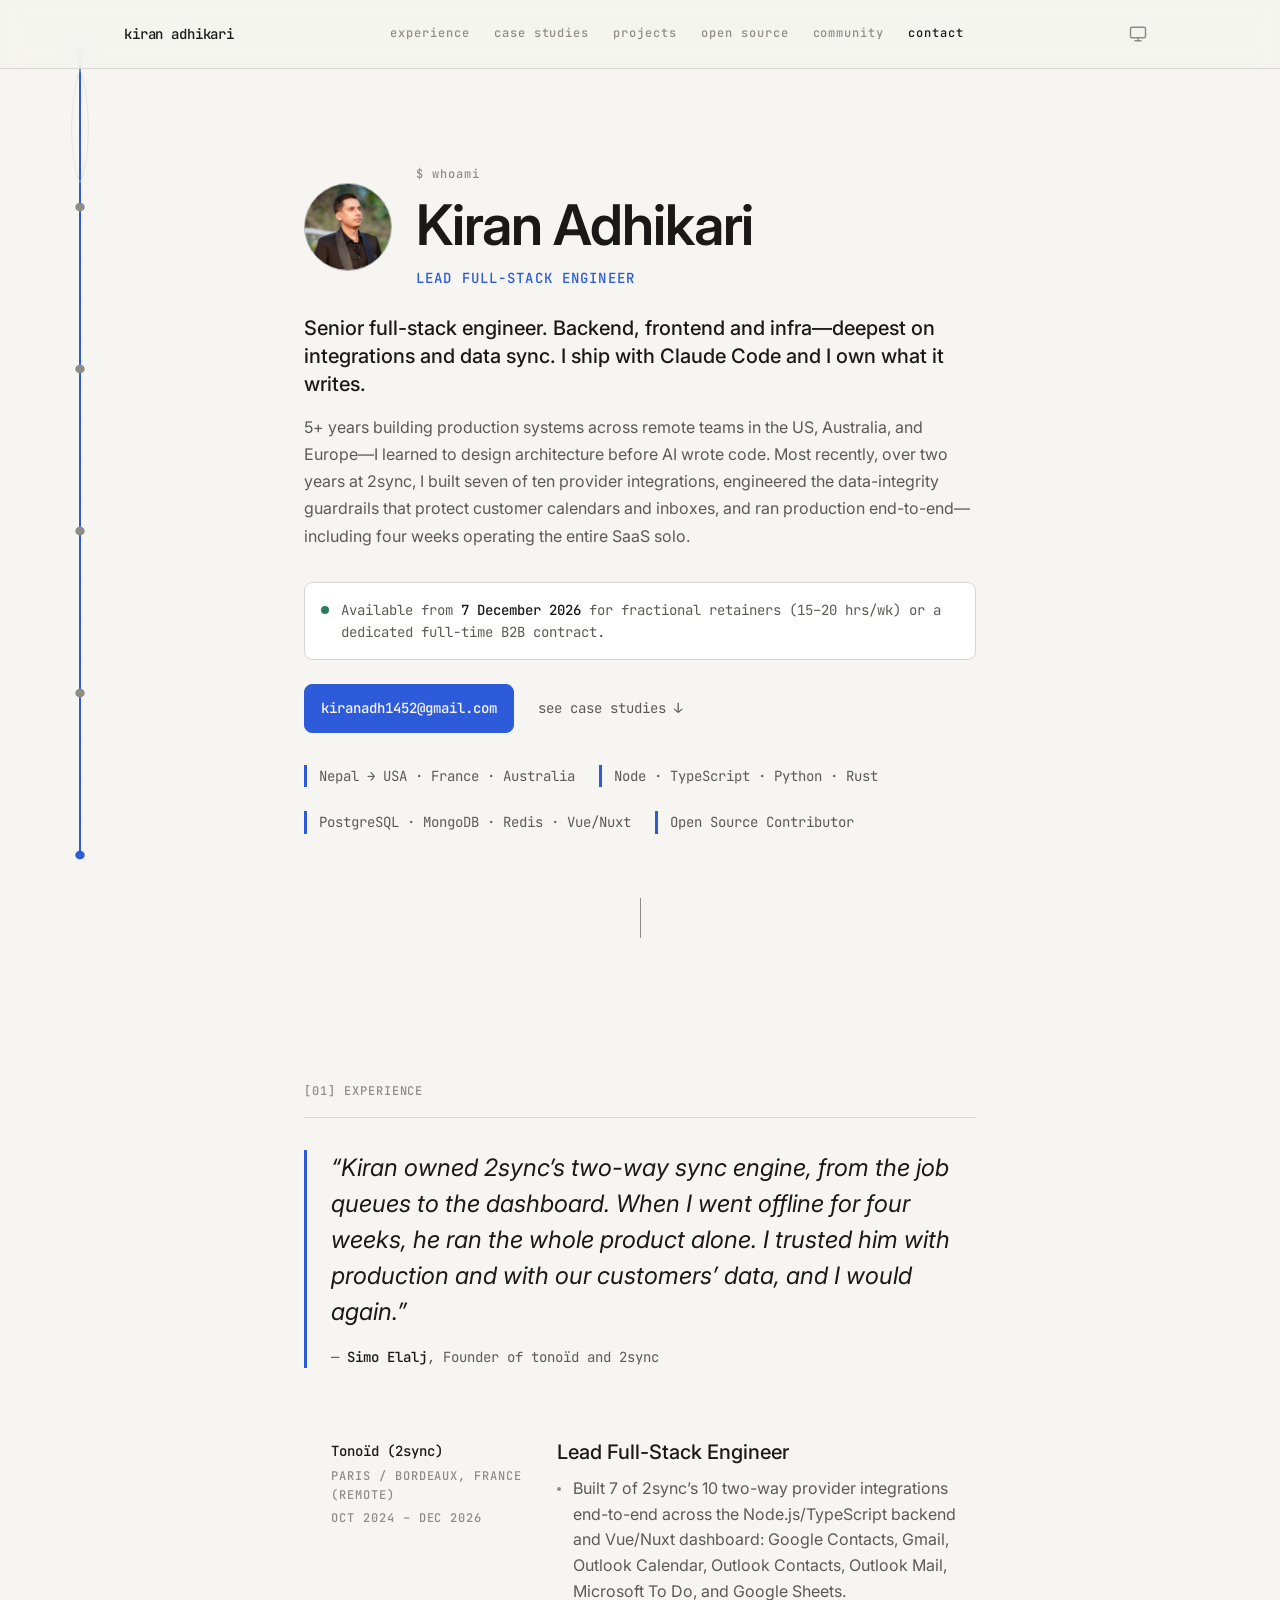
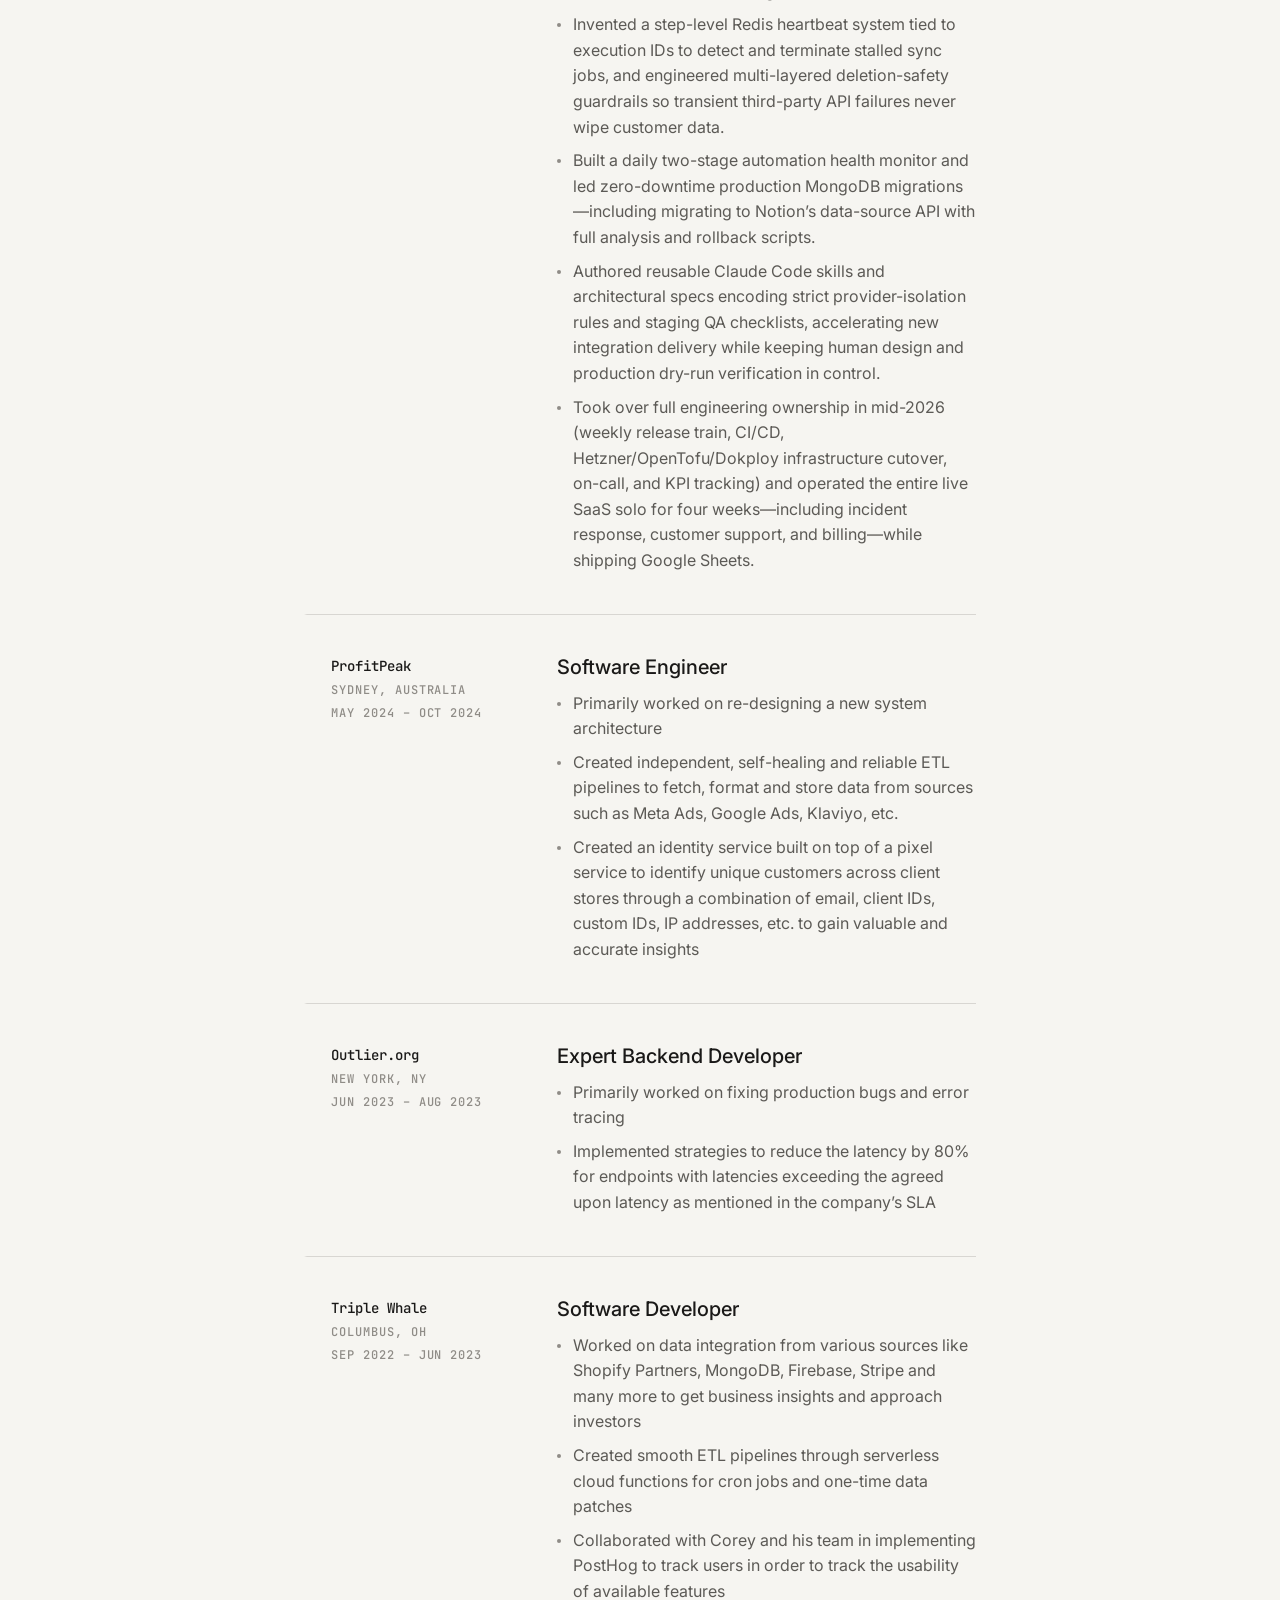
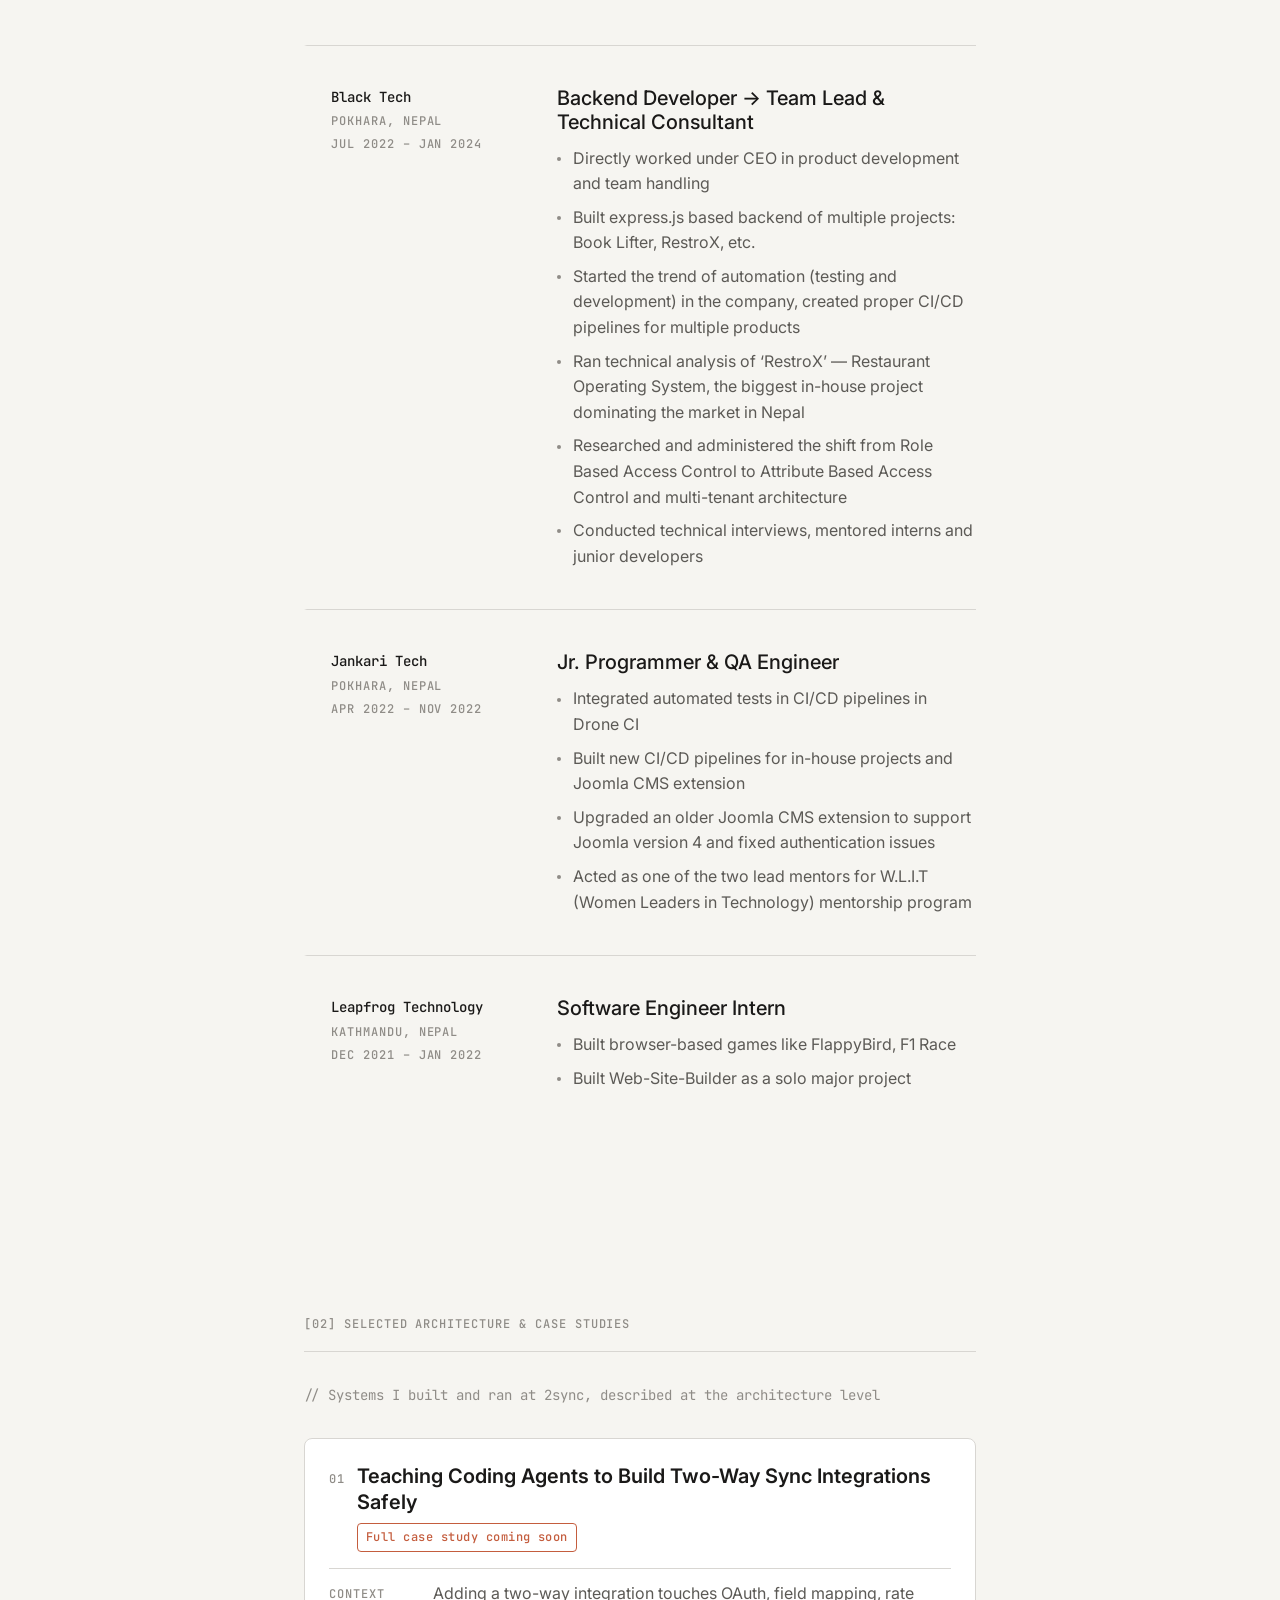
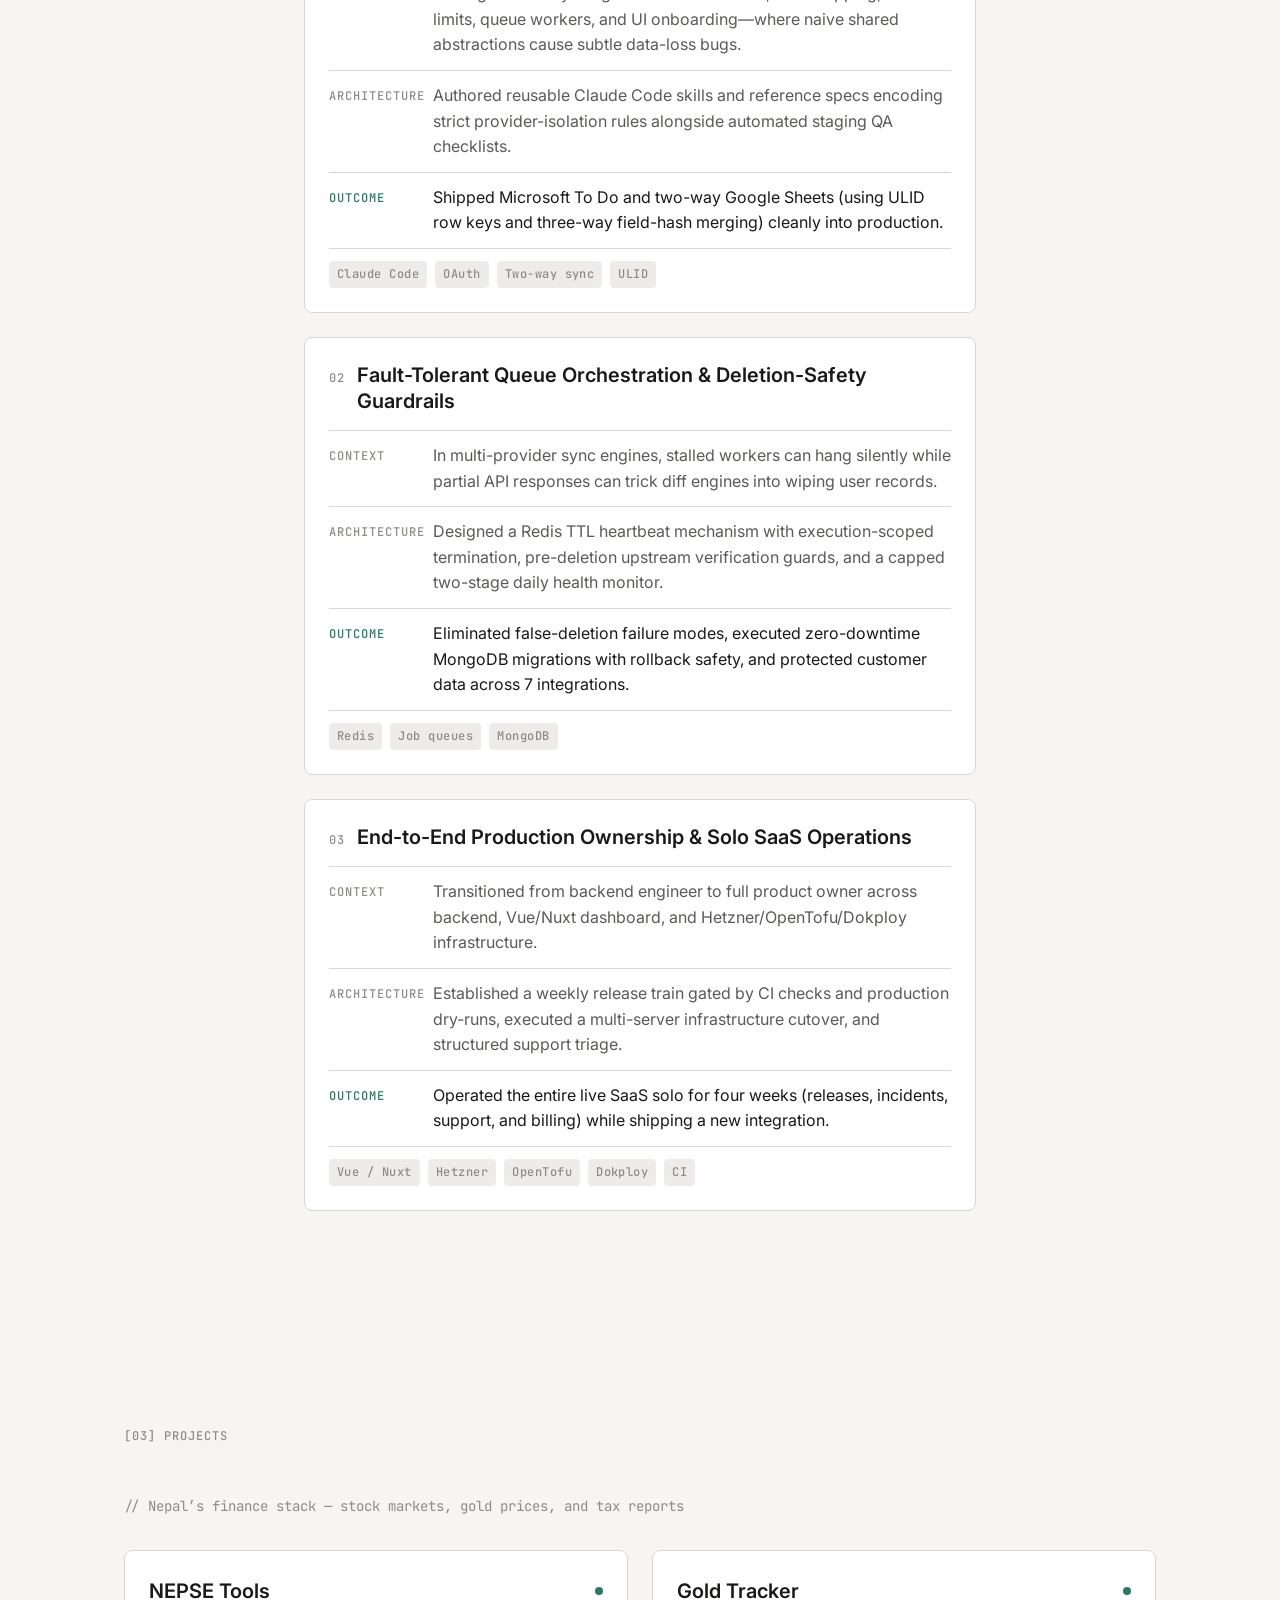
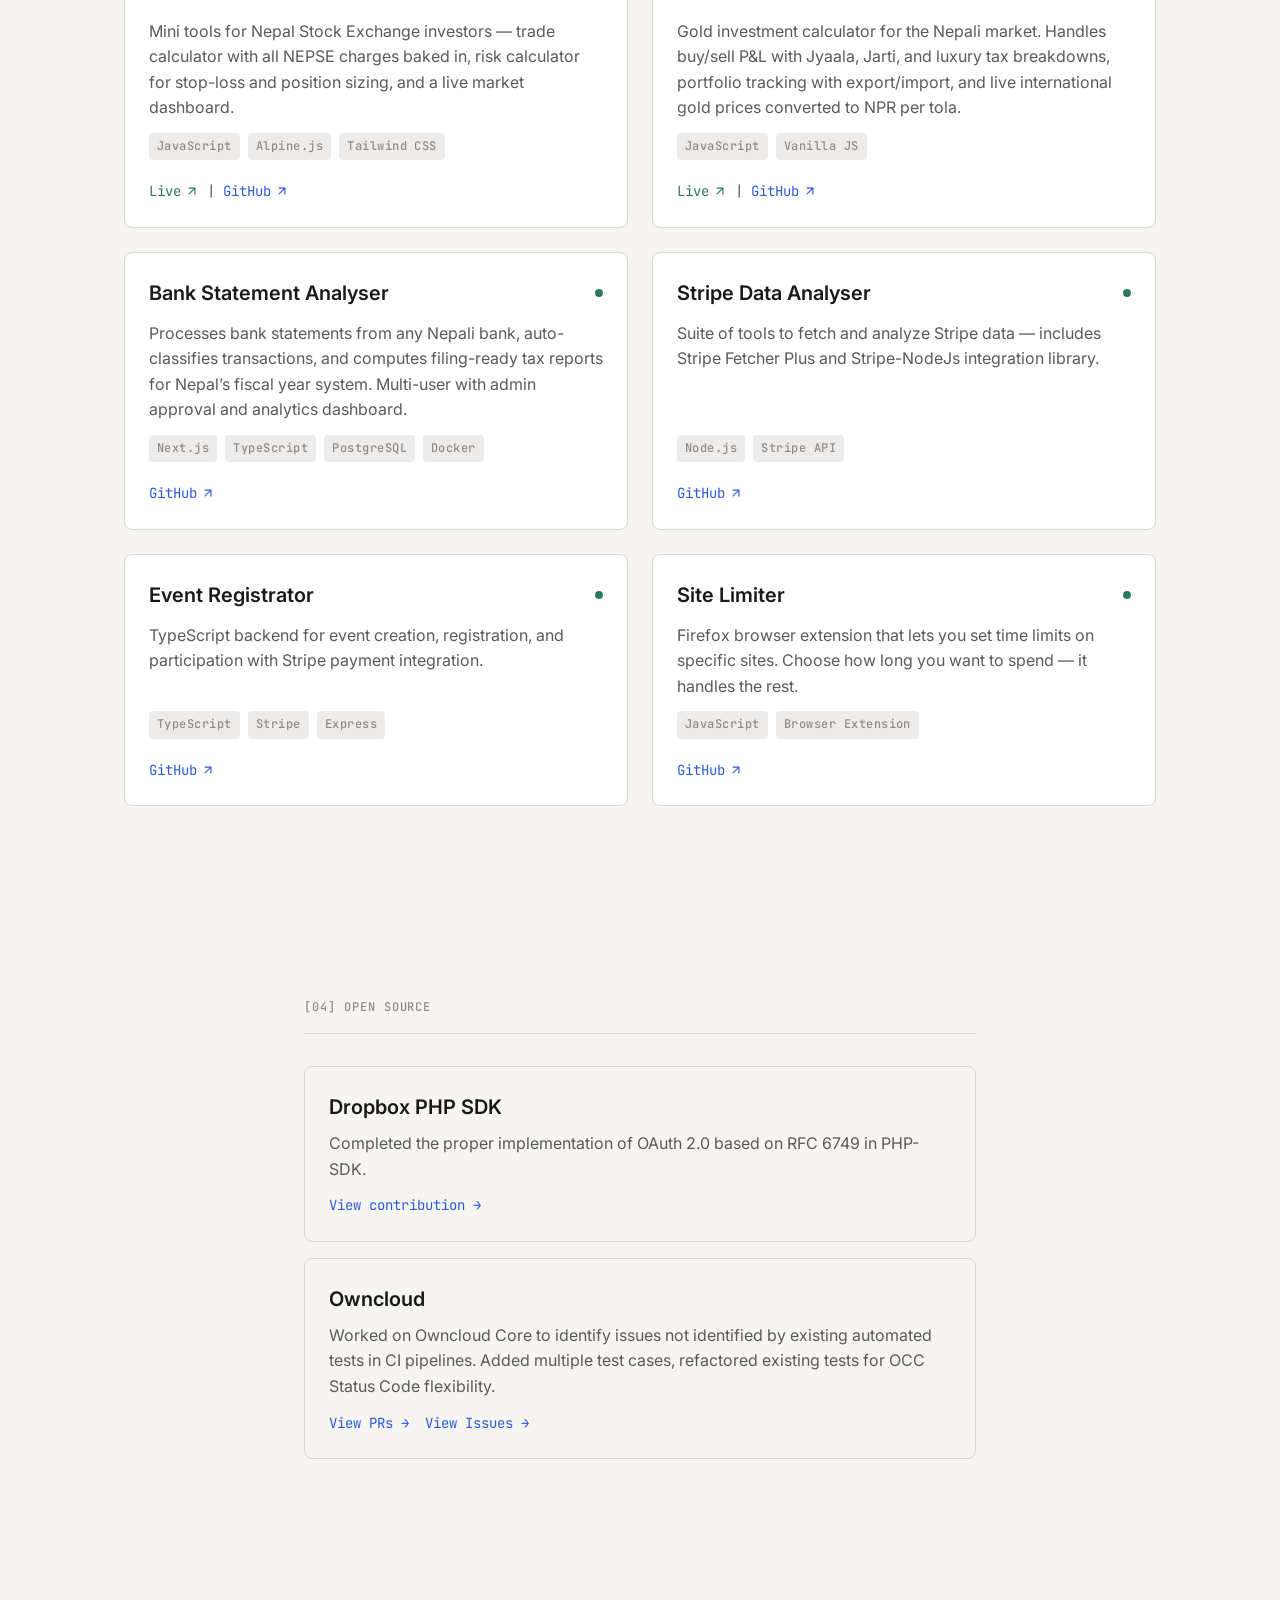
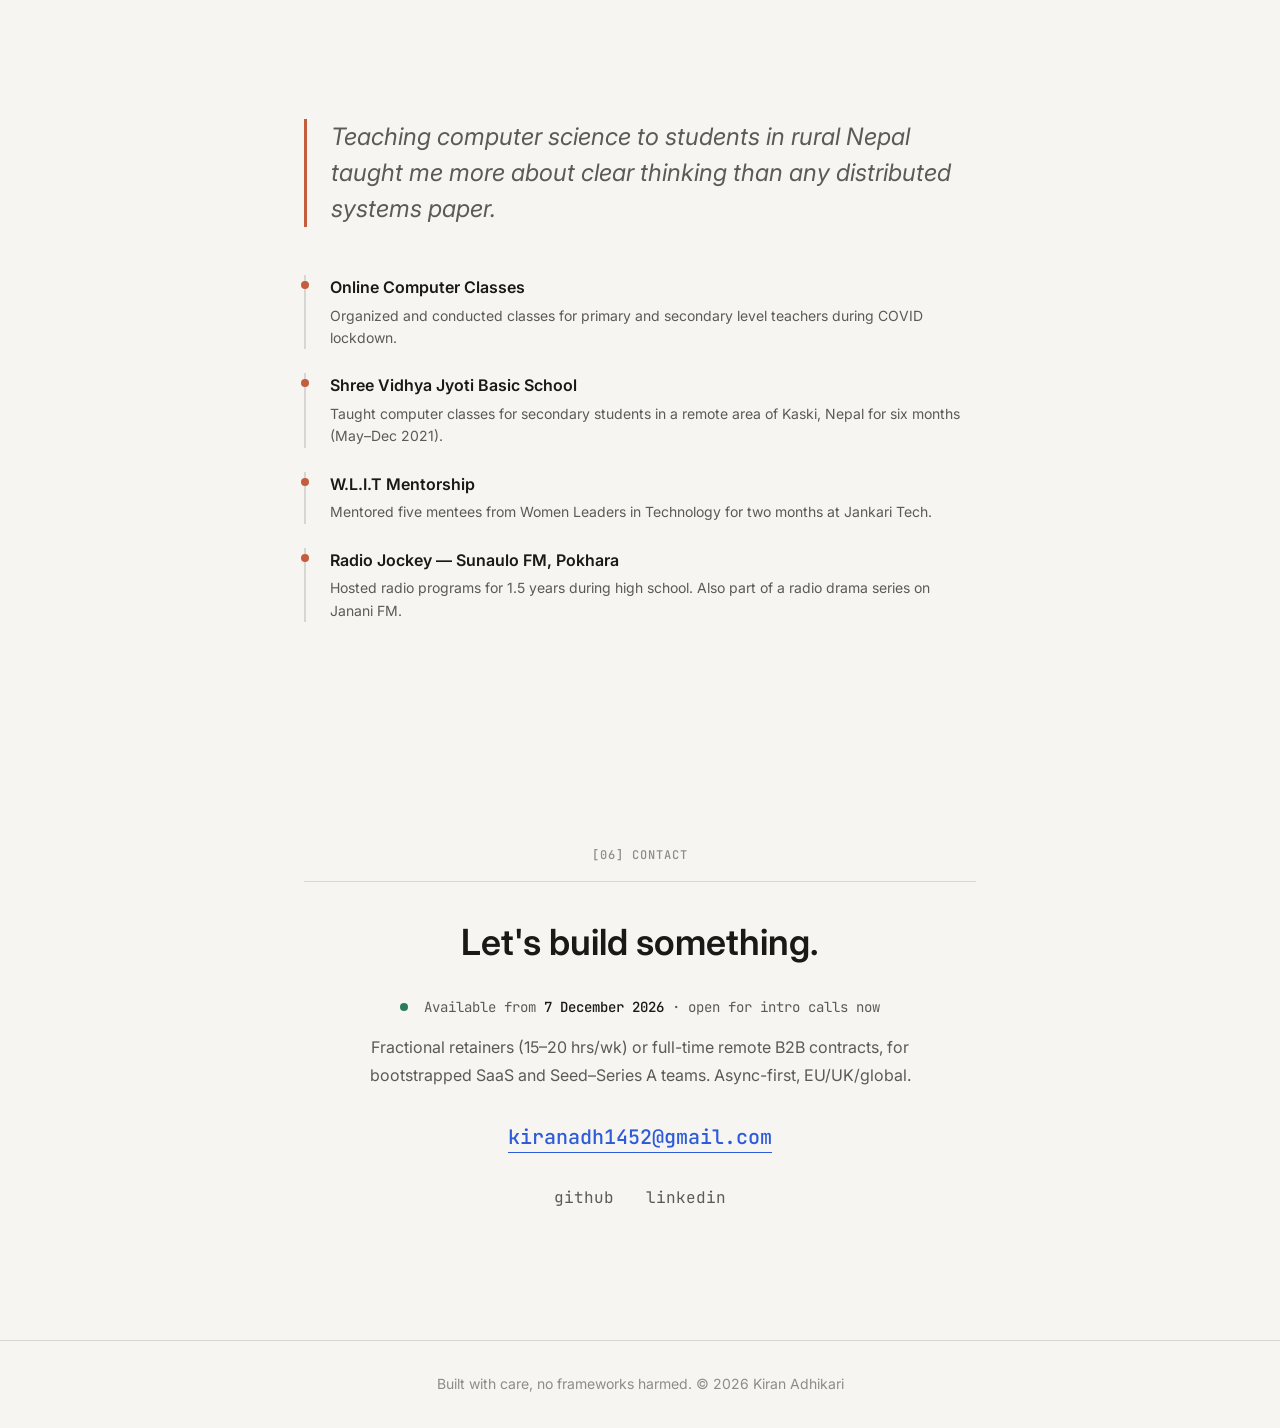
<file: index.html>
<!DOCTYPE html>
<html lang="en">
<head>
  <meta charset="UTF-8">
  <meta name="viewport" content="width=device-width, initial-scale=1.0">
  <title>Kiran Adhikari - Lead Full-Stack Engineer</title>
  <meta name="description" content="Kiran Adhikari is a lead full-stack engineer. Backend, frontend and infra, deepest on integrations, data sync and background job queues. Available from 7 December 2026.">
  <meta property="og:title" content="Kiran Adhikari - Lead Full-Stack Engineer">
  <meta property="og:description" content="Lead full-stack engineer. Backend, frontend and infra, deepest on integrations and data sync. Available from 7 December 2026.">
  <meta property="og:type" content="website">
  <meta property="og:url" content="https://kiranadh.com">
  <meta name="twitter:card" content="summary">
  <meta name="twitter:title" content="Kiran Adhikari - Lead Full-Stack Engineer">
  <meta name="twitter:description" content="Lead full-stack engineer. Deepest on integrations and data sync.">
  <link rel="canonical" href="https://kiranadh.com">

  <!-- Prevent theme flash -->
  <script>
    (function() {
      var t = localStorage.getItem('theme');
      if (t === 'dark') document.documentElement.setAttribute('data-theme', 'dark');
      else if (t === 'light') document.documentElement.setAttribute('data-theme', 'light');
      else if (window.matchMedia('(prefers-color-scheme: dark)').matches) document.documentElement.setAttribute('data-theme', 'dark');
      else document.documentElement.setAttribute('data-theme', 'light');
    })();
  </script>

  <!-- Fonts -->
  <link rel="preconnect" href="https://fonts.googleapis.com">
  <link rel="preconnect" href="https://fonts.gstatic.com" crossorigin>
  <link href="https://fonts.googleapis.com/css2?family=Inter:wght@400;500;600&family=JetBrains+Mono:wght@400;500&display=swap" rel="stylesheet">

  <link rel="stylesheet" href="/css/style.css">
</head>
<body>

  <!-- Scroll Progress -->
  <div class="scroll-progress" aria-hidden="true"></div>

  <!-- Navigation -->
  <nav class="nav" role="navigation" aria-label="Main navigation">
    <div class="nav__inner">
      <a href="/" class="nav__home" aria-label="Kiran Adhikari, home">kiran adhikari</a>
      <div class="nav__links" role="list">
        <a href="#experience" class="nav__link" role="listitem">experience</a>
        <a href="#case-studies" class="nav__link" role="listitem">case studies</a>
        <a href="#projects" class="nav__link" role="listitem">projects</a>
        <a href="#open-source" class="nav__link" role="listitem">open source</a>
        <a href="#community" class="nav__link" role="listitem">community</a>
        <a href="#contact" class="nav__link" role="listitem">contact</a>
      </div>
      <button class="theme-toggle" type="button" aria-label="Toggle theme">
        <!-- Sun icon -->
        <svg class="icon-sun" viewBox="0 0 24 24" fill="none" stroke="currentColor" stroke-width="2" stroke-linecap="round" stroke-linejoin="round" aria-hidden="true">
          <circle cx="12" cy="12" r="5"></circle>
          <line x1="12" y1="1" x2="12" y2="3"></line>
          <line x1="12" y1="21" x2="12" y2="23"></line>
          <line x1="4.22" y1="4.22" x2="5.64" y2="5.64"></line>
          <line x1="18.36" y1="18.36" x2="19.78" y2="19.78"></line>
          <line x1="1" y1="12" x2="3" y2="12"></line>
          <line x1="21" y1="12" x2="23" y2="12"></line>
          <line x1="4.22" y1="19.78" x2="5.64" y2="18.36"></line>
          <line x1="18.36" y1="5.64" x2="19.78" y2="4.22"></line>
        </svg>
        <!-- Moon icon -->
        <svg class="icon-moon" viewBox="0 0 24 24" fill="none" stroke="currentColor" stroke-width="2" stroke-linecap="round" stroke-linejoin="round" aria-hidden="true">
          <path d="M21 12.79A9 9 0 1 1 11.21 3 7 7 0 0 0 21 12.79z"></path>
        </svg>
        <!-- System icon -->
        <svg class="icon-system" viewBox="0 0 24 24" fill="none" stroke="currentColor" stroke-width="2" stroke-linecap="round" stroke-linejoin="round" aria-hidden="true">
          <rect x="2" y="3" width="20" height="14" rx="2" ry="2"></rect>
          <line x1="8" y1="21" x2="16" y2="21"></line>
          <line x1="12" y1="17" x2="12" y2="21"></line>
        </svg>
      </button>
    </div>
  </nav>

  <!-- Mobile Progress Dots -->
  <div class="mobile-progress" aria-label="Section progress" role="navigation">
    <div class="mobile-progress__dot mobile-progress__dot--active" aria-label="Experience"></div>
    <div class="mobile-progress__dot" aria-label="Case Studies"></div>
    <div class="mobile-progress__dot" aria-label="Projects"></div>
    <div class="mobile-progress__dot" aria-label="Open Source"></div>
    <div class="mobile-progress__dot" aria-label="Community"></div>
    <div class="mobile-progress__dot" aria-label="Contact"></div>
  </div>

  <!-- Commit Graph Sidebar (Desktop) -->
  <div class="commit-graph" aria-hidden="true"></div>

  <main class="main">

    <!-- Hero -->
    <section class="hero" aria-label="Introduction">
      <div class="hero__bg" aria-hidden="true"></div>
      <div class="hero__cursor" aria-hidden="true"></div>
      <div class="hero__content">
        <div class="hero__header">
          <img class="hero__avatar" src="/public/avatar-192.jpg" alt="Kiran Adhikari" width="88" height="88" decoding="async" fetchpriority="high">
          <div class="hero__identity">
            <p class="hero__prompt">$ whoami</p>
            <h1 class="hero__name">Kiran Adhikari</h1>
            <p class="hero__role">Lead Full-Stack Engineer</p>
          </div>
        </div>
        <p class="hero__tagline">Senior full-stack engineer. Backend, frontend and infra&mdash;deepest on integrations and data sync. I ship with Claude Code and I own what it writes.</p>
        <p class="hero__pitch">5+ years building production systems across remote teams in the US, Australia, and Europe&mdash;I learned to design architecture before AI wrote code. Most recently, over two years at 2sync, I built seven of ten provider integrations, engineered the data-integrity guardrails that protect customer calendars and inboxes, and ran production end-to-end&mdash;including four weeks operating the entire SaaS solo.</p>
        <div class="availability">
          <span class="availability__dot" aria-hidden="true"></span>
          <p class="availability__text">Available from <strong>7 December 2026</strong> for fractional retainers (15&ndash;20 hrs/wk) or a dedicated full-time B2B contract.</p>
        </div>
        <div class="hero__actions">
          <a href="mailto:kiranadh1452@gmail.com" class="hero__cta">kiranadh1452@gmail.com</a>
          <a href="#case-studies" class="hero__secondary">see case studies &darr;</a>
        </div>
        <div class="hero__meta">
          <span class="hero__meta-item">Nepal &rarr; USA &middot; France &middot; Australia</span>
          <span class="hero__meta-item">Node &middot; TypeScript &middot; Python &middot; Rust</span>
          <span class="hero__meta-item">PostgreSQL &middot; MongoDB &middot; Redis &middot; Vue/Nuxt</span>
          <span class="hero__meta-item">Open Source Contributor</span>
        </div>
      </div>
      <div class="hero__scroll-indicator" aria-hidden="true">
        <div class="hero__scroll-line"></div>
      </div>
    </section>

    <!-- [01] EXPERIENCE -->
    <section id="experience" class="section">
      <p class="section-label reveal">[01] Experience</p>
      <hr class="section-rule reveal">

      <figure class="testimonial testimonial--lead reveal">
        <blockquote class="testimonial__quote">
          <p>&ldquo;Kiran owned 2sync&rsquo;s two-way sync engine, from the job queues to the dashboard. When I went offline for four weeks, he ran the whole product alone. I trusted him with production and with our customers&rsquo; data, and I would again.&rdquo;</p>
        </blockquote>
        <figcaption class="testimonial__source">&mdash; <strong>Simo Elalj</strong>, Founder of tono&iuml;d and 2sync</figcaption>
      </figure>

      <article class="exp-card reveal">
        <div class="exp-card__left">
          <div class="exp-card__company">Tono&iuml;d (2sync)</div>
          <div class="exp-card__location">Paris / Bordeaux, France (Remote)</div>
          <div class="exp-card__date">Oct 2024 &ndash; Dec 2026</div>
        </div>
        <div class="exp-card__right">
          <h3 class="exp-card__title">Lead Full-Stack Engineer</h3>
          <ul class="exp-card__bullets">
            <li>Built 7 of 2sync&rsquo;s 10 two-way provider integrations end-to-end across the Node.js/TypeScript backend and Vue/Nuxt dashboard: Google Contacts, Gmail, Outlook Calendar, Outlook Contacts, Outlook Mail, Microsoft To Do, and Google Sheets.</li>
            <li>Invented a step-level Redis heartbeat system tied to execution IDs to detect and terminate stalled sync jobs, and engineered multi-layered deletion-safety guardrails so transient third-party API failures never wipe customer data.</li>
            <li>Built a daily two-stage automation health monitor and led zero-downtime production MongoDB migrations&mdash;including migrating to Notion&rsquo;s data-source API with full analysis and rollback scripts.</li>
            <li>Authored reusable Claude Code skills and architectural specs encoding strict provider-isolation rules and staging QA checklists, accelerating new integration delivery while keeping human design and production dry-run verification in control.</li>
            <li>Took over full engineering ownership in mid-2026 (weekly release train, CI/CD, Hetzner/OpenTofu/Dokploy infrastructure cutover, on-call, and KPI tracking) and operated the entire live SaaS solo for four weeks&mdash;including incident response, customer support, and billing&mdash;while shipping Google Sheets.</li>
          </ul>
        </div>
      </article>

      <article class="exp-card reveal">
        <div class="exp-card__left">
          <div class="exp-card__company">ProfitPeak</div>
          <div class="exp-card__location">Sydney, Australia</div>
          <div class="exp-card__date">May 2024 &ndash; Oct 2024</div>
        </div>
        <div class="exp-card__right">
          <h3 class="exp-card__title">Software Engineer</h3>
          <ul class="exp-card__bullets">
            <li>Primarily worked on re-designing a new system architecture</li>
            <li>Created independent, self-healing and reliable ETL pipelines to fetch, format and store data from sources such as Meta Ads, Google Ads, Klaviyo, etc.</li>
            <li>Created an identity service built on top of a pixel service to identify unique customers across client stores through a combination of email, client IDs, custom IDs, IP addresses, etc. to gain valuable and accurate insights</li>
          </ul>
        </div>
      </article>

      <article class="exp-card reveal">
        <div class="exp-card__left">
          <div class="exp-card__company">Outlier.org</div>
          <div class="exp-card__location">New York, NY</div>
          <div class="exp-card__date">Jun 2023 &ndash; Aug 2023</div>
        </div>
        <div class="exp-card__right">
          <h3 class="exp-card__title">Expert Backend Developer</h3>
          <ul class="exp-card__bullets">
            <li>Primarily worked on fixing production bugs and error tracing</li>
            <li>Implemented strategies to reduce the latency by 80% for endpoints with latencies exceeding the agreed upon latency as mentioned in the company&rsquo;s SLA</li>
          </ul>
        </div>
      </article>

      <article class="exp-card reveal">
        <div class="exp-card__left">
          <div class="exp-card__company">Triple Whale</div>
          <div class="exp-card__location">Columbus, OH</div>
          <div class="exp-card__date">Sep 2022 &ndash; Jun 2023</div>
        </div>
        <div class="exp-card__right">
          <h3 class="exp-card__title">Software Developer</h3>
          <ul class="exp-card__bullets">
            <li>Worked on data integration from various sources like Shopify Partners, MongoDB, Firebase, Stripe and many more to get business insights and approach investors</li>
            <li>Created smooth ETL pipelines through serverless cloud functions for cron jobs and one-time data patches</li>
            <li>Collaborated with Corey and his team in implementing PostHog to track users in order to track the usability of available features</li>
          </ul>
        </div>
      </article>

      <article class="exp-card reveal">
        <div class="exp-card__left">
          <div class="exp-card__company">Black Tech</div>
          <div class="exp-card__location">Pokhara, Nepal</div>
          <div class="exp-card__date">Jul 2022 &ndash; Jan 2024</div>
        </div>
        <div class="exp-card__right">
          <h3 class="exp-card__title">Backend Developer &rarr; Team Lead &amp; Technical Consultant</h3>
          <ul class="exp-card__bullets">
            <li>Directly worked under CEO in product development and team handling</li>
            <li>Built express.js based backend of multiple projects: Book Lifter, RestroX, etc.</li>
            <li>Started the trend of automation (testing and development) in the company, created proper CI/CD pipelines for multiple products</li>
            <li>Ran technical analysis of &lsquo;RestroX&rsquo; &mdash; Restaurant Operating System, the biggest in-house project dominating the market in Nepal</li>
            <li>Researched and administered the shift from Role Based Access Control to Attribute Based Access Control and multi-tenant architecture</li>
            <li>Conducted technical interviews, mentored interns and junior developers</li>
          </ul>
        </div>
      </article>

      <article class="exp-card reveal">
        <div class="exp-card__left">
          <div class="exp-card__company">Jankari Tech</div>
          <div class="exp-card__location">Pokhara, Nepal</div>
          <div class="exp-card__date">Apr 2022 &ndash; Nov 2022</div>
        </div>
        <div class="exp-card__right">
          <h3 class="exp-card__title">Jr. Programmer &amp; QA Engineer</h3>
          <ul class="exp-card__bullets">
            <li>Integrated automated tests in CI/CD pipelines in Drone CI</li>
            <li>Built new CI/CD pipelines for in-house projects and Joomla CMS extension</li>
            <li>Upgraded an older Joomla CMS extension to support Joomla version 4 and fixed authentication issues</li>
            <li>Acted as one of the two lead mentors for W.L.I.T (Women Leaders in Technology) mentorship program</li>
          </ul>
        </div>
      </article>

      <article class="exp-card reveal">
        <div class="exp-card__left">
          <div class="exp-card__company">Leapfrog Technology</div>
          <div class="exp-card__location">Kathmandu, Nepal</div>
          <div class="exp-card__date">Dec 2021 &ndash; Jan 2022</div>
        </div>
        <div class="exp-card__right">
          <h3 class="exp-card__title">Software Engineer Intern</h3>
          <ul class="exp-card__bullets">
            <li>Built browser-based games like FlappyBird, F1 Race</li>
            <li>Built Web-Site-Builder as a solo major project</li>
          </ul>
        </div>
      </article>
    </section>

    <!-- [02] CASE STUDIES -->
    <section id="case-studies" class="section">
      <p class="section-label reveal">[02] Selected Architecture &amp; Case Studies</p>
      <hr class="section-rule reveal">
      <p class="section-note reveal">// Systems I built and ran at 2sync, described at the architecture level</p>

      <article class="case-card reveal">
        <header class="case-card__header">
          <span class="case-card__index" aria-hidden="true">01</span>
          <h3 class="case-card__title">Teaching Coding Agents to Build Two-Way Sync Integrations Safely</h3>
          <span class="case-card__badge">Full case study coming soon</span>
        </header>
        <dl class="case-card__rows">
          <div class="case-card__row">
            <dt>Context</dt>
            <dd>Adding a two-way integration touches OAuth, field mapping, rate limits, queue workers, and UI onboarding&mdash;where naive shared abstractions cause subtle data-loss bugs.</dd>
          </div>
          <div class="case-card__row">
            <dt>Architecture</dt>
            <dd>Authored reusable Claude Code skills and reference specs encoding strict provider-isolation rules alongside automated staging QA checklists.</dd>
          </div>
          <div class="case-card__row case-card__row--outcome">
            <dt>Outcome</dt>
            <dd>Shipped Microsoft To Do and two-way Google Sheets (using ULID row keys and three-way field-hash merging) cleanly into production.</dd>
          </div>
        </dl>
        <div class="case-card__tags">
          <span class="tag">Claude Code</span>
          <span class="tag">OAuth</span>
          <span class="tag">Two-way sync</span>
          <span class="tag">ULID</span>
        </div>
      </article>

      <article class="case-card reveal">
        <header class="case-card__header">
          <span class="case-card__index" aria-hidden="true">02</span>
          <h3 class="case-card__title">Fault-Tolerant Queue Orchestration &amp; Deletion-Safety Guardrails</h3>
        </header>
        <dl class="case-card__rows">
          <div class="case-card__row">
            <dt>Context</dt>
            <dd>In multi-provider sync engines, stalled workers can hang silently while partial API responses can trick diff engines into wiping user records.</dd>
          </div>
          <div class="case-card__row">
            <dt>Architecture</dt>
            <dd>Designed a Redis TTL heartbeat mechanism with execution-scoped termination, pre-deletion upstream verification guards, and a capped two-stage daily health monitor.</dd>
          </div>
          <div class="case-card__row case-card__row--outcome">
            <dt>Outcome</dt>
            <dd>Eliminated false-deletion failure modes, executed zero-downtime MongoDB migrations with rollback safety, and protected customer data across 7 integrations.</dd>
          </div>
        </dl>
        <div class="case-card__tags">
          <span class="tag">Redis</span>
          <span class="tag">Job queues</span>
          <span class="tag">MongoDB</span>
        </div>
      </article>

      <article class="case-card reveal">
        <header class="case-card__header">
          <span class="case-card__index" aria-hidden="true">03</span>
          <h3 class="case-card__title">End-to-End Production Ownership &amp; Solo SaaS Operations</h3>
        </header>
        <dl class="case-card__rows">
          <div class="case-card__row">
            <dt>Context</dt>
            <dd>Transitioned from backend engineer to full product owner across backend, Vue/Nuxt dashboard, and Hetzner/OpenTofu/Dokploy infrastructure.</dd>
          </div>
          <div class="case-card__row">
            <dt>Architecture</dt>
            <dd>Established a weekly release train gated by CI checks and production dry-runs, executed a multi-server infrastructure cutover, and structured support triage.</dd>
          </div>
          <div class="case-card__row case-card__row--outcome">
            <dt>Outcome</dt>
            <dd>Operated the entire live SaaS solo for four weeks (releases, incidents, support, and billing) while shipping a new integration.</dd>
          </div>
        </dl>
        <div class="case-card__tags">
          <span class="tag">Vue / Nuxt</span>
          <span class="tag">Hetzner</span>
          <span class="tag">OpenTofu</span>
          <span class="tag">Dokploy</span>
          <span class="tag">CI</span>
        </div>
      </article>
    </section>

    <!-- [03] PROJECTS -->
    <section id="projects" class="section section--wide">
      <p class="section-label reveal">[03] Projects</p>
      <hr class="section-rule reveal">

      <div class="projects-grid">
        <p class="projects-grid__note reveal">// Nepal&rsquo;s finance stack &mdash; stock markets, gold prices, and tax reports</p>

        <div class="project-card reveal">
          <div class="project-card__header">
            <h3 class="project-card__name">NEPSE Tools</h3>
            <span class="project-card__status project-card__status--active" title="Active"></span>
          </div>
          <p class="project-card__desc">Mini tools for Nepal Stock Exchange investors &mdash; trade calculator with all NEPSE charges baked in, risk calculator for stop-loss and position sizing, and a live market dashboard.</p>
          <div class="project-card__tags">
            <span class="tag">JavaScript</span>
            <span class="tag">Alpine.js</span>
            <span class="tag">Tailwind CSS</span>
          </div>
          <div class="project-card__links">
            <a href="https://kiranadh.com/nepse-tools/" class="project-card__link project-card__link--live" target="_blank" rel="noopener noreferrer">
              Live
              <svg viewBox="0 0 24 24" fill="none" stroke="currentColor" stroke-width="2" stroke-linecap="round" stroke-linejoin="round" aria-hidden="true"><line x1="7" y1="17" x2="17" y2="7"></line><polyline points="7 7 17 7 17 17"></polyline></svg>
            </a>
            <span class="project-card__link-sep" aria-hidden="true">|</span>
            <a href="https://github.com/kiranadh1452/nepse-tools" class="project-card__link" target="_blank" rel="noopener noreferrer">
              GitHub
              <svg viewBox="0 0 24 24" fill="none" stroke="currentColor" stroke-width="2" stroke-linecap="round" stroke-linejoin="round" aria-hidden="true"><line x1="7" y1="17" x2="17" y2="7"></line><polyline points="7 7 17 7 17 17"></polyline></svg>
            </a>
          </div>
        </div>

        <div class="project-card reveal">
          <div class="project-card__header">
            <h3 class="project-card__name">Gold Tracker</h3>
            <span class="project-card__status project-card__status--active" title="Active"></span>
          </div>
          <p class="project-card__desc">Gold investment calculator for the Nepali market. Handles buy/sell P&amp;L with Jyaala, Jarti, and luxury tax breakdowns, portfolio tracking with export/import, and live international gold prices converted to NPR per tola.</p>
          <div class="project-card__tags">
            <span class="tag">JavaScript</span>
            <span class="tag">Vanilla JS</span>
          </div>
          <div class="project-card__links">
            <a href="https://kiranadh.com/gold-tracker/" class="project-card__link project-card__link--live" target="_blank" rel="noopener noreferrer">
              Live
              <svg viewBox="0 0 24 24" fill="none" stroke="currentColor" stroke-width="2" stroke-linecap="round" stroke-linejoin="round" aria-hidden="true"><line x1="7" y1="17" x2="17" y2="7"></line><polyline points="7 7 17 7 17 17"></polyline></svg>
            </a>
            <span class="project-card__link-sep" aria-hidden="true">|</span>
            <a href="https://github.com/kiranadh1452/gold-tracker" class="project-card__link" target="_blank" rel="noopener noreferrer">
              GitHub
              <svg viewBox="0 0 24 24" fill="none" stroke="currentColor" stroke-width="2" stroke-linecap="round" stroke-linejoin="round" aria-hidden="true"><line x1="7" y1="17" x2="17" y2="7"></line><polyline points="7 7 17 7 17 17"></polyline></svg>
            </a>
          </div>
        </div>

        <div class="project-card reveal">
          <div class="project-card__header">
            <h3 class="project-card__name">Bank Statement Analyser</h3>
            <span class="project-card__status project-card__status--active" title="Active"></span>
          </div>
          <p class="project-card__desc">Processes bank statements from any Nepali bank, auto-classifies transactions, and computes filing-ready tax reports for Nepal&rsquo;s fiscal year system. Multi-user with admin approval and analytics dashboard.</p>
          <div class="project-card__tags">
            <span class="tag">Next.js</span>
            <span class="tag">TypeScript</span>
            <span class="tag">PostgreSQL</span>
            <span class="tag">Docker</span>
          </div>
          <a href="https://github.com/kiranadh1452/bank-statement-analyser" class="project-card__link" target="_blank" rel="noopener noreferrer">
            GitHub
            <svg viewBox="0 0 24 24" fill="none" stroke="currentColor" stroke-width="2" stroke-linecap="round" stroke-linejoin="round" aria-hidden="true"><line x1="7" y1="17" x2="17" y2="7"></line><polyline points="7 7 17 7 17 17"></polyline></svg>
          </a>
        </div>

        <div class="project-card reveal">
          <div class="project-card__header">
            <h3 class="project-card__name">Stripe Data Analyser</h3>
            <span class="project-card__status project-card__status--active" title="Active"></span>
          </div>
          <p class="project-card__desc">Suite of tools to fetch and analyze Stripe data &mdash; includes Stripe Fetcher Plus and Stripe-NodeJs integration library.</p>
          <div class="project-card__tags">
            <span class="tag">Node.js</span>
            <span class="tag">Stripe API</span>
          </div>
          <a href="https://github.com/kiranadh1452/stripe-data-anaylsis-backend" class="project-card__link" target="_blank" rel="noopener noreferrer">
            GitHub
            <svg viewBox="0 0 24 24" fill="none" stroke="currentColor" stroke-width="2" stroke-linecap="round" stroke-linejoin="round" aria-hidden="true"><line x1="7" y1="17" x2="17" y2="7"></line><polyline points="7 7 17 7 17 17"></polyline></svg>
          </a>
        </div>

        <div class="project-card reveal">
          <div class="project-card__header">
            <h3 class="project-card__name">Event Registrator</h3>
            <span class="project-card__status project-card__status--active" title="Active"></span>
          </div>
          <p class="project-card__desc">TypeScript backend for event creation, registration, and participation with Stripe payment integration.</p>
          <div class="project-card__tags">
            <span class="tag">TypeScript</span>
            <span class="tag">Stripe</span>
            <span class="tag">Express</span>
          </div>
          <a href="https://github.com/kiranadh1452/event-registrator-backend" class="project-card__link" target="_blank" rel="noopener noreferrer">
            GitHub
            <svg viewBox="0 0 24 24" fill="none" stroke="currentColor" stroke-width="2" stroke-linecap="round" stroke-linejoin="round" aria-hidden="true"><line x1="7" y1="17" x2="17" y2="7"></line><polyline points="7 7 17 7 17 17"></polyline></svg>
          </a>
        </div>

        <div class="project-card reveal">
          <div class="project-card__header">
            <h3 class="project-card__name">Site Limiter</h3>
            <span class="project-card__status project-card__status--active" title="Active"></span>
          </div>
          <p class="project-card__desc">Firefox browser extension that lets you set time limits on specific sites. Choose how long you want to spend &mdash; it handles the rest.</p>
          <div class="project-card__tags">
            <span class="tag">JavaScript</span>
            <span class="tag">Browser Extension</span>
          </div>
          <a href="https://github.com/kiranadh1452/site-limiter" class="project-card__link" target="_blank" rel="noopener noreferrer">
            GitHub
            <svg viewBox="0 0 24 24" fill="none" stroke="currentColor" stroke-width="2" stroke-linecap="round" stroke-linejoin="round" aria-hidden="true"><line x1="7" y1="17" x2="17" y2="7"></line><polyline points="7 7 17 7 17 17"></polyline></svg>
          </a>
        </div>
      </div>
    </section>

    <!-- [04] OPEN SOURCE -->
    <section id="open-source" class="section">
      <p class="section-label reveal">[04] Open Source</p>
      <hr class="section-rule reveal">

      <div class="oss-card reveal">
        <h3 class="oss-card__name">Dropbox PHP SDK</h3>
        <p class="oss-card__desc">Completed the proper implementation of OAuth 2.0 based on RFC 6749 in PHP-SDK.</p>
        <div class="oss-card__links">
          <a href="https://github.com/kunalvarma05/dropbox-php-sdk/commit/1f4e143a73362f69e5cad93e2ca2da25fe1e1e38" class="oss-card__link" target="_blank" rel="noopener noreferrer">View contribution &rarr;</a>
        </div>
      </div>

      <div class="oss-card reveal">
        <h3 class="oss-card__name">Owncloud</h3>
        <p class="oss-card__desc">Worked on Owncloud Core to identify issues not identified by existing automated tests in CI pipelines. Added multiple test cases, refactored existing tests for OCC Status Code flexibility.</p>
        <div class="oss-card__links">
          <a href="https://github.com/owncloud/core/pulls?q=is%3Apr+is%3Aclosed+author%3Akiranadh1452" class="oss-card__link" target="_blank" rel="noopener noreferrer">View PRs &rarr;</a>
          <a href="https://github.com/owncloud/core/issues/created_by/kiranadh1452" class="oss-card__link" target="_blank" rel="noopener noreferrer">View Issues &rarr;</a>
        </div>
      </div>
    </section>

    <!-- [05] COMMUNITY -->
    <section id="community" class="section">
      <p class="section-label reveal">[05] Community</p>
      <hr class="section-rule reveal">

      <blockquote class="community-quote reveal">
        Teaching computer science to students in rural Nepal taught me more about clear thinking than any distributed systems paper.
      </blockquote>

      <div class="timeline">
        <div class="timeline__item reveal">
          <h4 class="timeline__title">Online Computer Classes</h4>
          <p class="timeline__desc">Organized and conducted classes for primary and secondary level teachers during COVID lockdown.</p>
        </div>
        <div class="timeline__item reveal">
          <h4 class="timeline__title">Shree Vidhya Jyoti Basic School</h4>
          <p class="timeline__desc">Taught computer classes for secondary students in a remote area of Kaski, Nepal for six months (May&ndash;Dec 2021).</p>
        </div>
        <div class="timeline__item reveal">
          <h4 class="timeline__title">W.L.I.T Mentorship</h4>
          <p class="timeline__desc">Mentored five mentees from Women Leaders in Technology for two months at Jankari Tech.</p>
        </div>
        <div class="timeline__item reveal">
          <h4 class="timeline__title">Radio Jockey &mdash; Sunaulo FM, Pokhara</h4>
          <p class="timeline__desc">Hosted radio programs for 1.5 years during high school. Also part of a radio drama series on Janani FM.</p>
        </div>
      </div>
    </section>

    <!-- [06] CONTACT -->
    <section id="contact" class="section contact">
      <p class="section-label reveal">[06] Contact</p>
      <hr class="section-rule reveal">
      <h2 class="contact__heading reveal">Let's build something.</h2>
      <p class="contact__availability reveal">
        <span class="availability__dot" aria-hidden="true"></span>
        Available from <strong>7 December 2026</strong> &middot; open for intro calls now
      </p>
      <p class="contact__terms reveal">Fractional retainers (15&ndash;20 hrs/wk) or full-time remote B2B contracts, for bootstrapped SaaS and Seed&ndash;Series A teams. Async-first, EU/UK/global.</p>
      <p class="contact__email-wrap reveal">
        <a href="mailto:kiranadh1452@gmail.com" class="contact__email">kiranadh1452@gmail.com</a>
      </p>
      <div class="contact__links reveal">
        <a href="https://github.com/kiranadh1452" class="contact__link" target="_blank" rel="noopener noreferrer">github</a>
        <a href="https://www.linkedin.com/in/kiranadh1452/" class="contact__link" target="_blank" rel="noopener noreferrer">linkedin</a>
      </div>
    </section>

  </main>

  <!-- Footer -->
  <footer class="footer">
    <p class="footer__text">Built with care, no frameworks harmed. &copy; 2026 Kiran Adhikari</p>
  </footer>

  <script src="/js/main.js"></script>

  <!-- Privacy-friendly analytics (GoatCounter, no cookies) -->
  <script data-goatcounter="https://kiranadh.goatcounter.com/count"
          async src="//gc.zgo.at/count.js"></script>
</body>
</html>
</file>
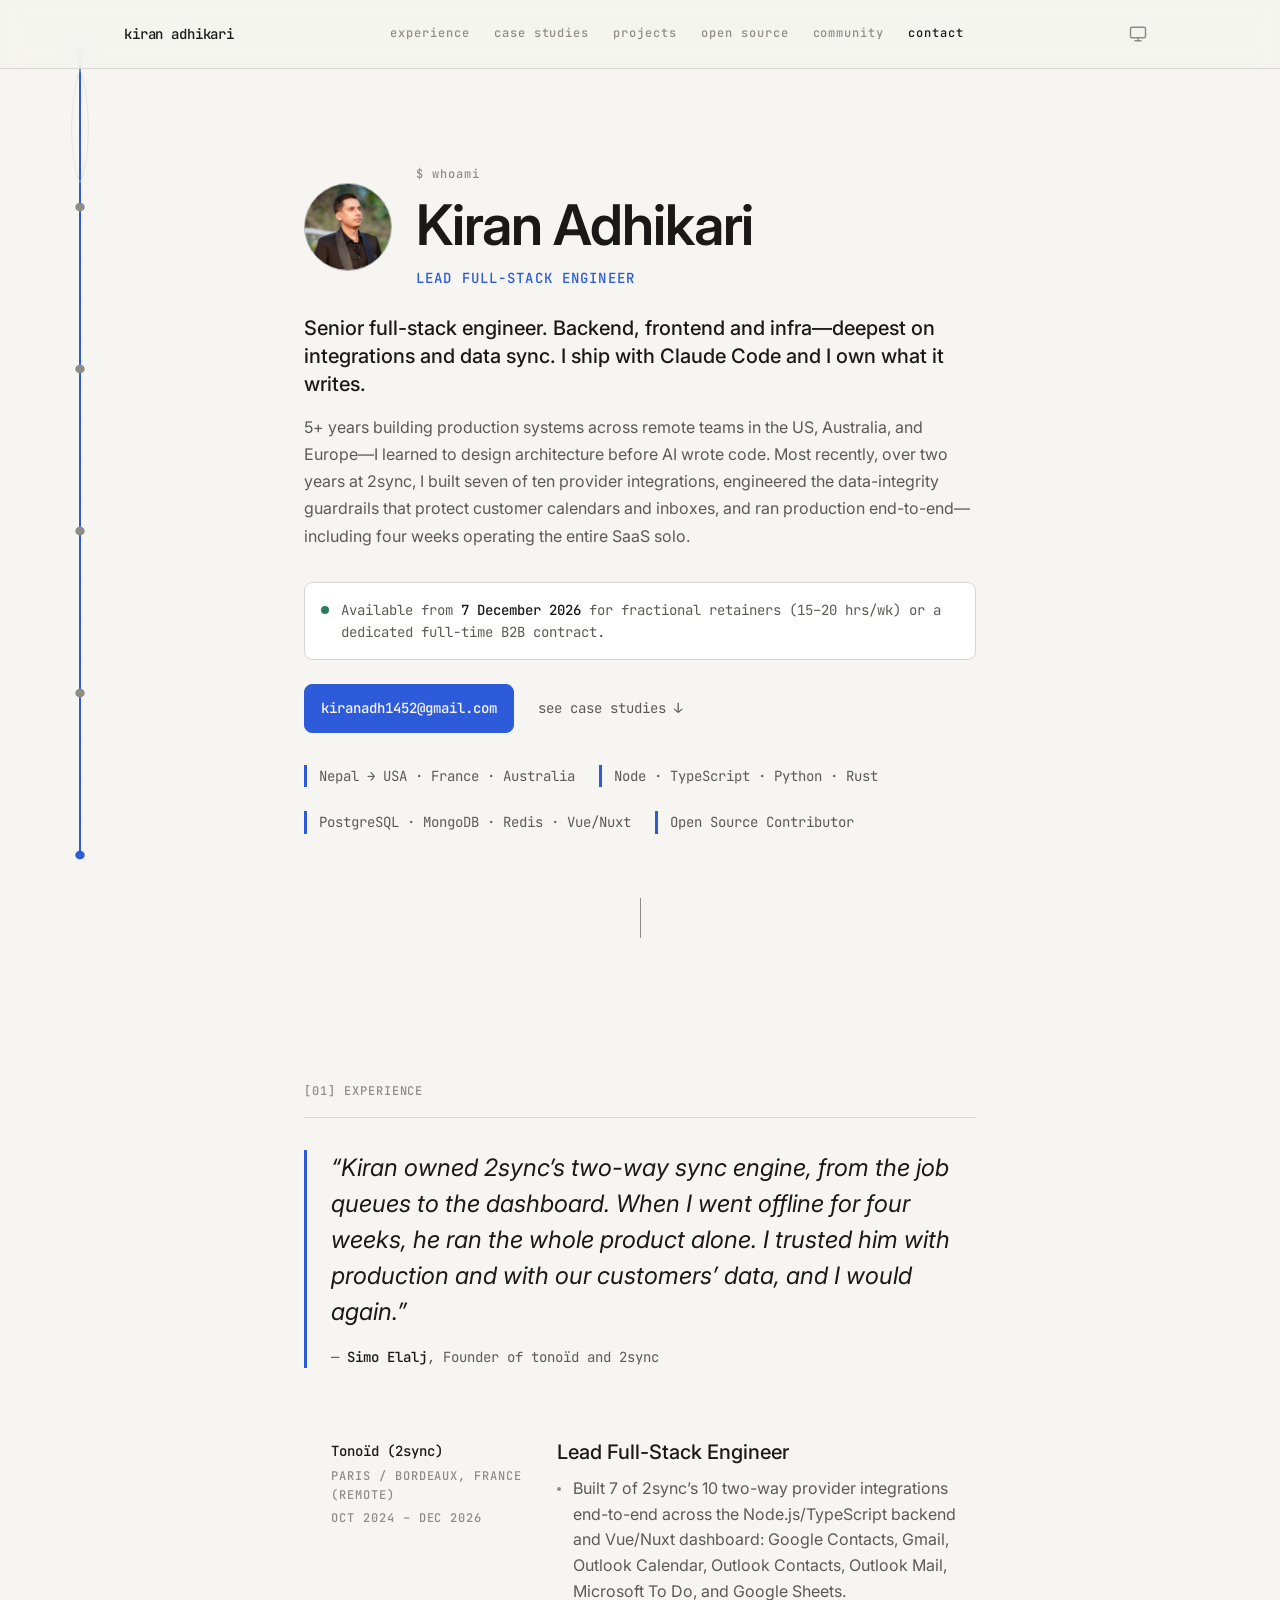
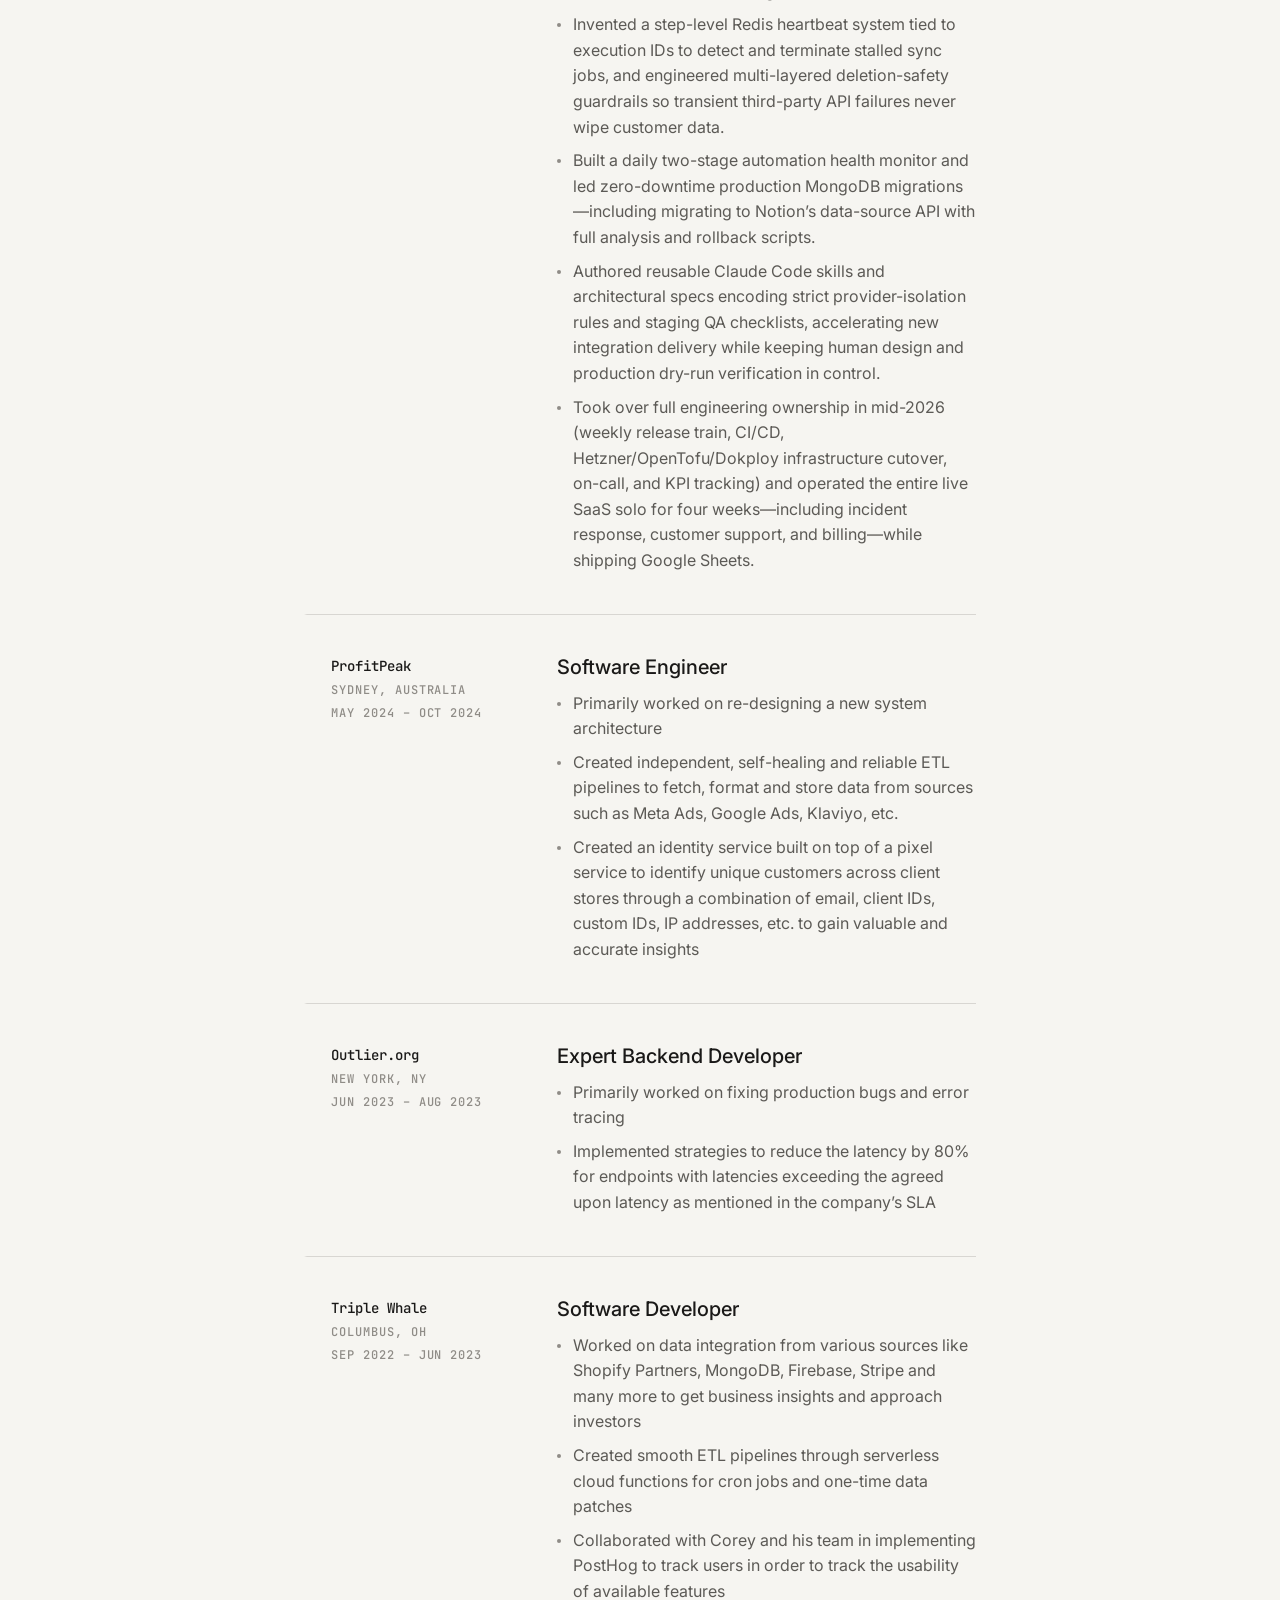
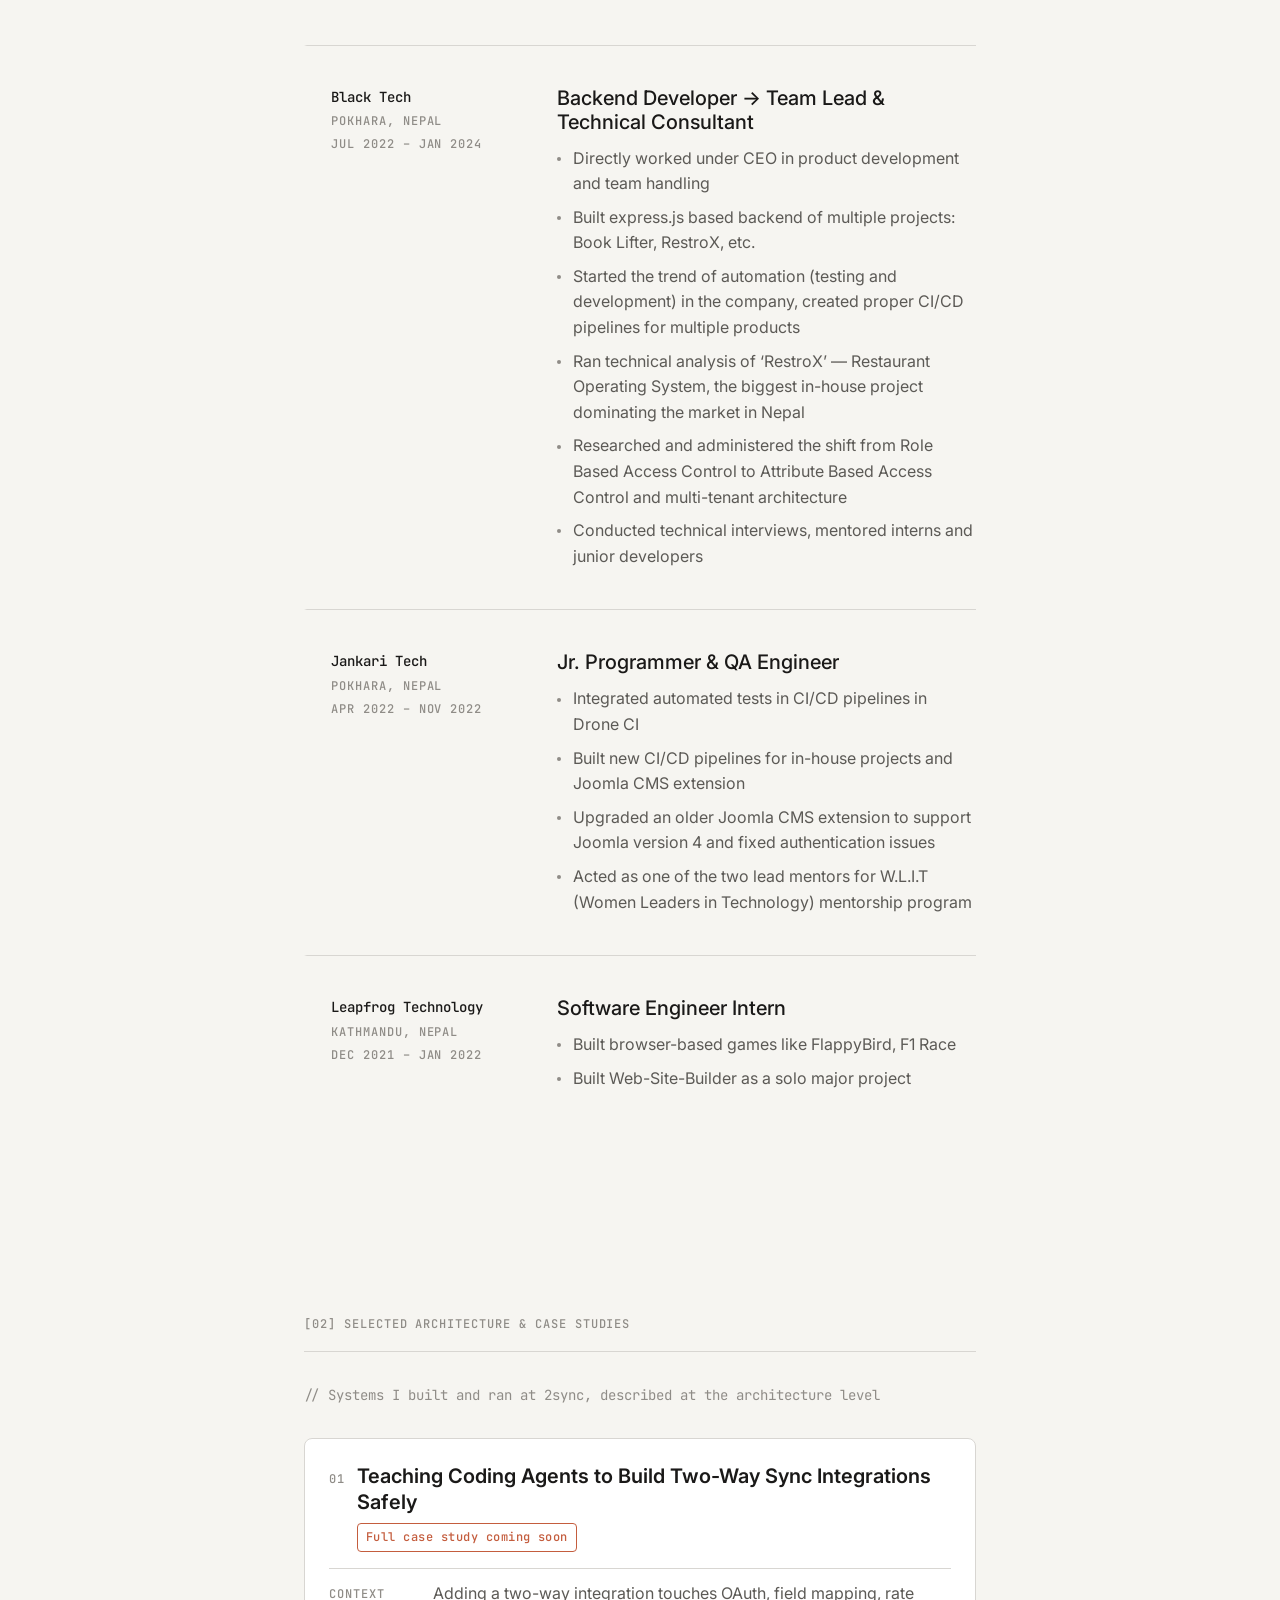
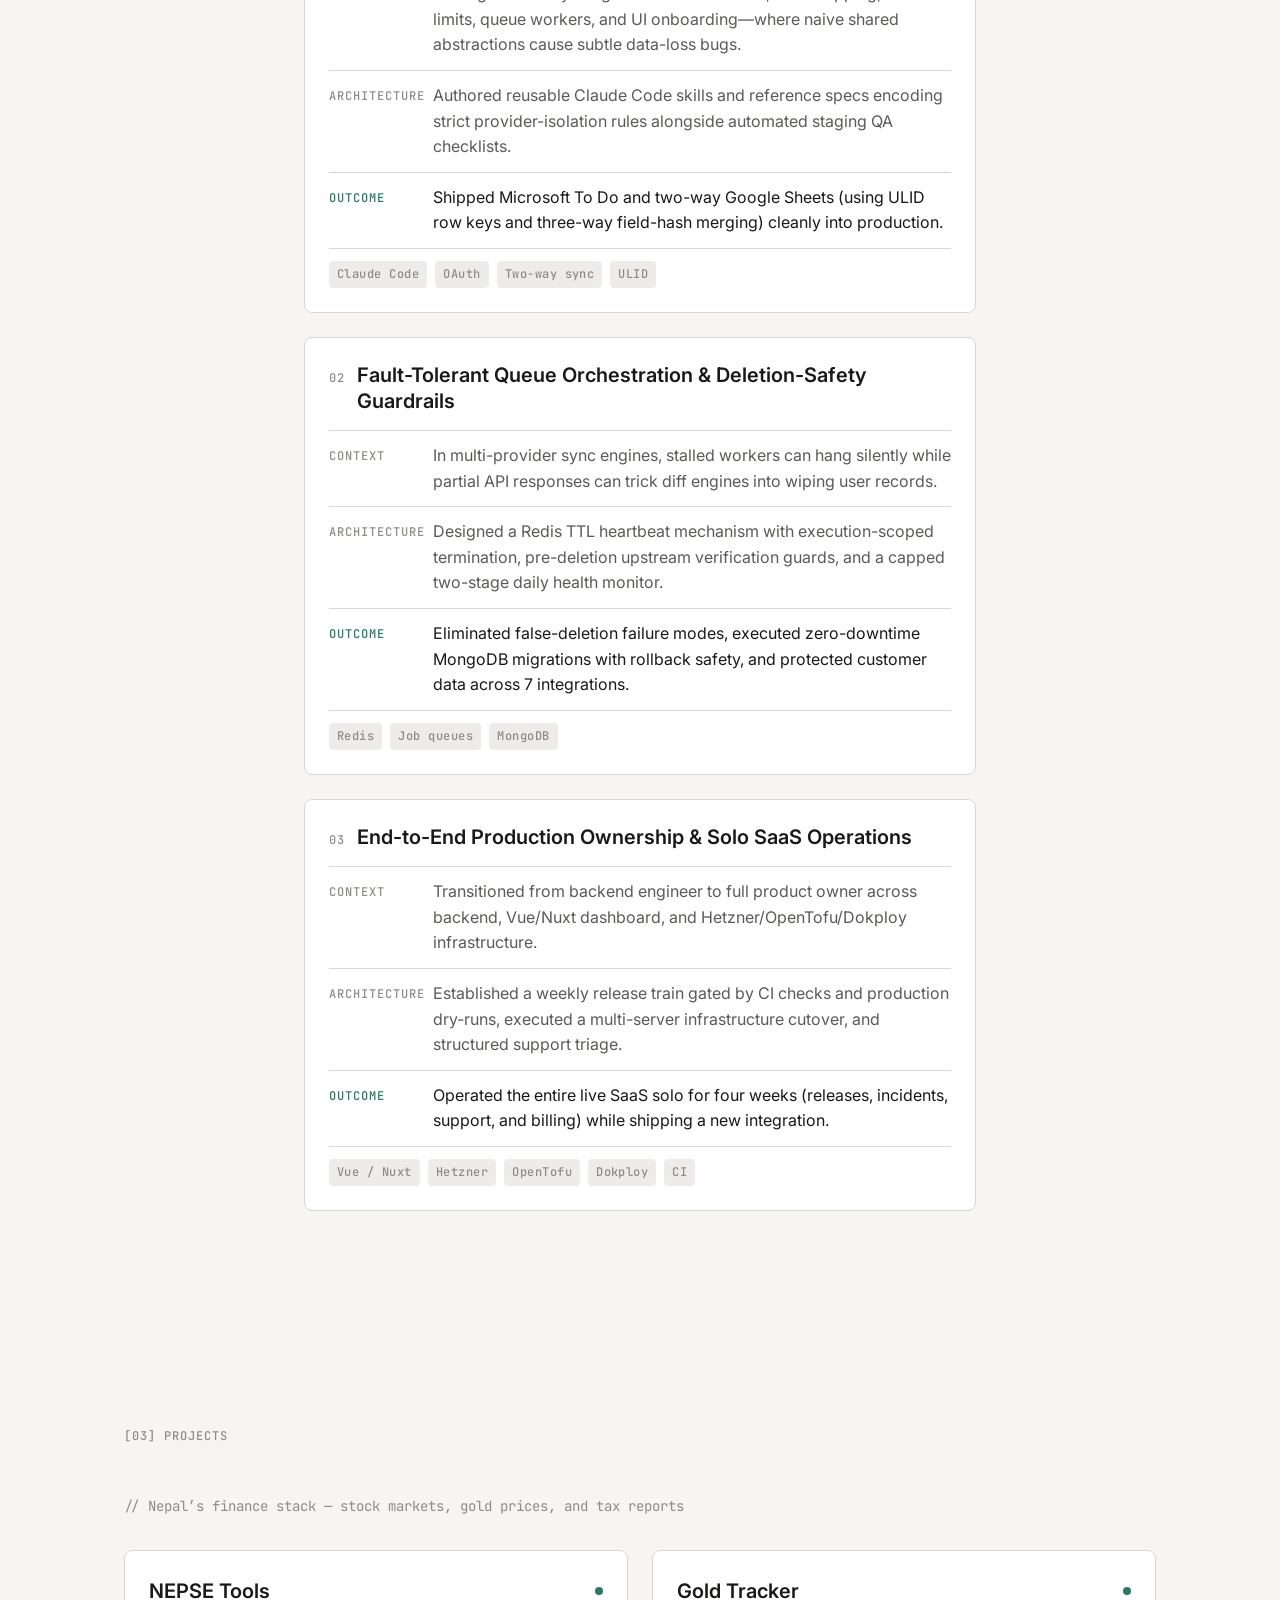
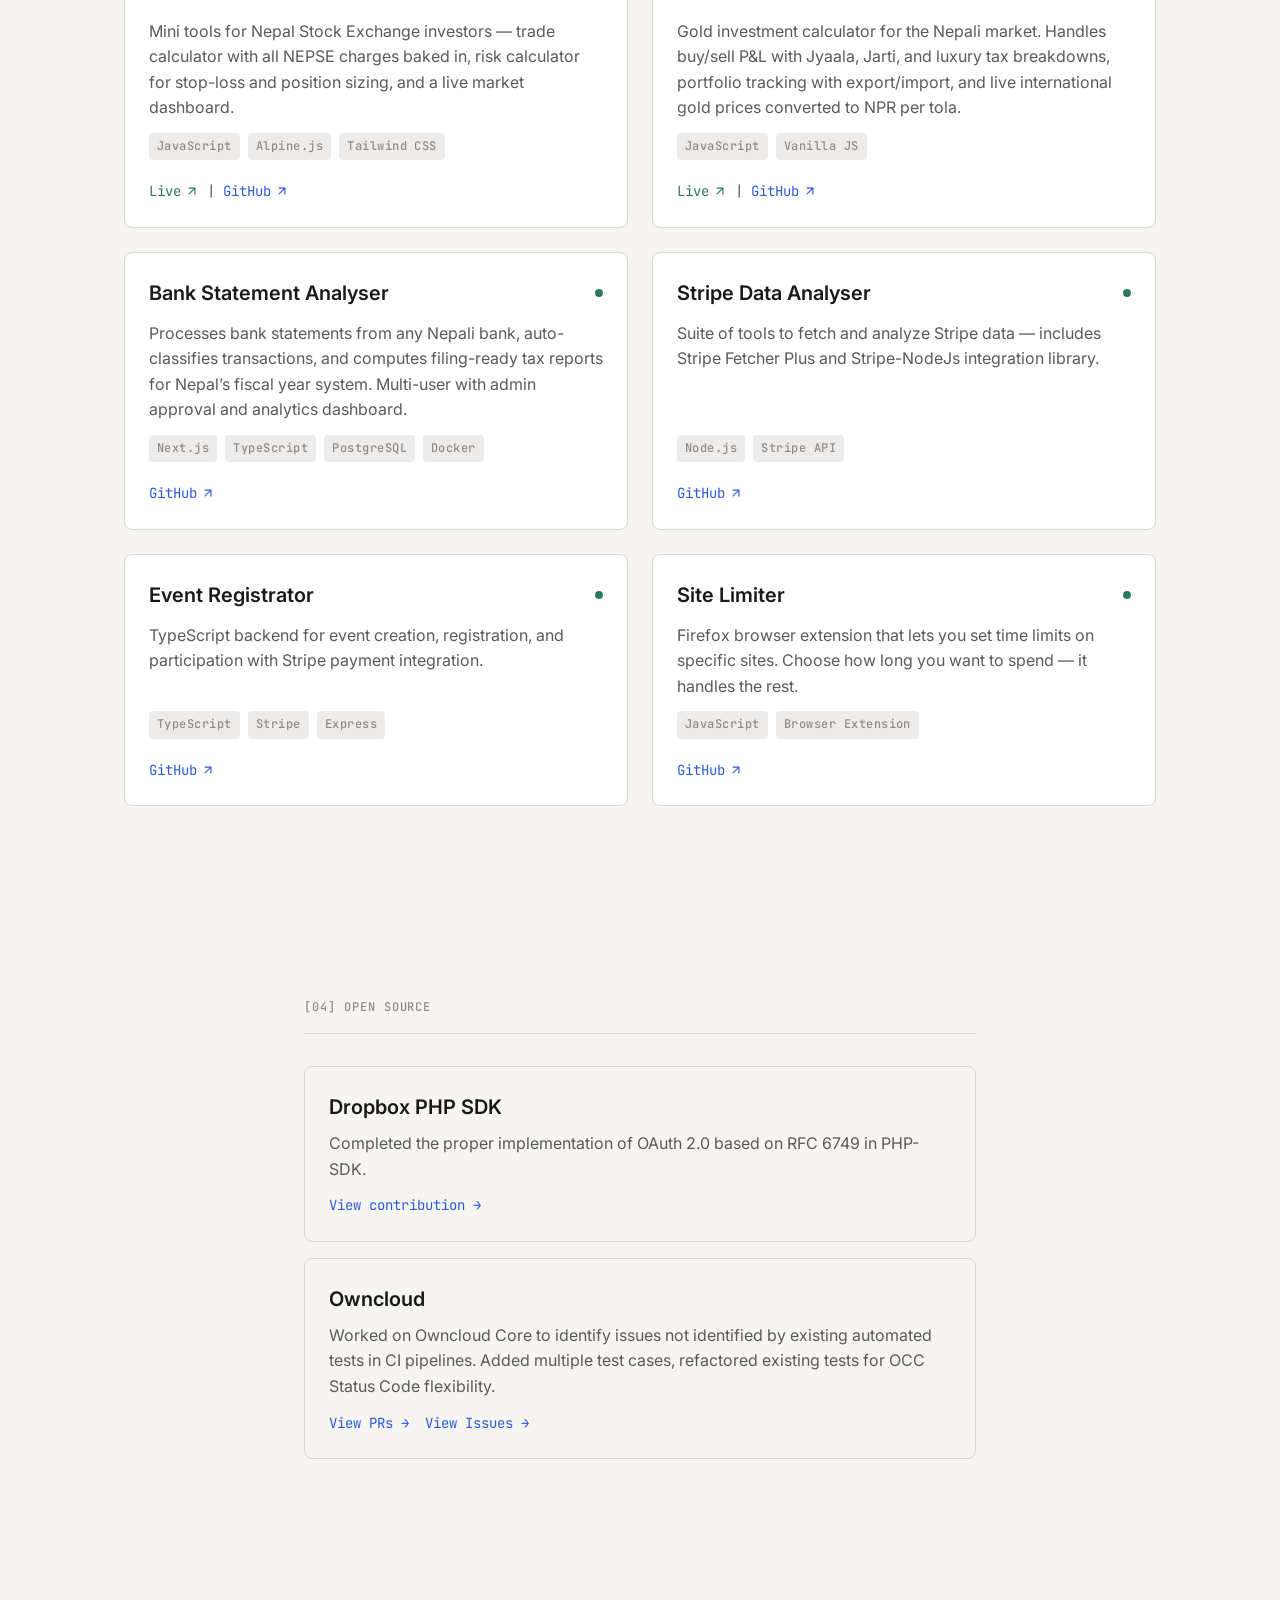
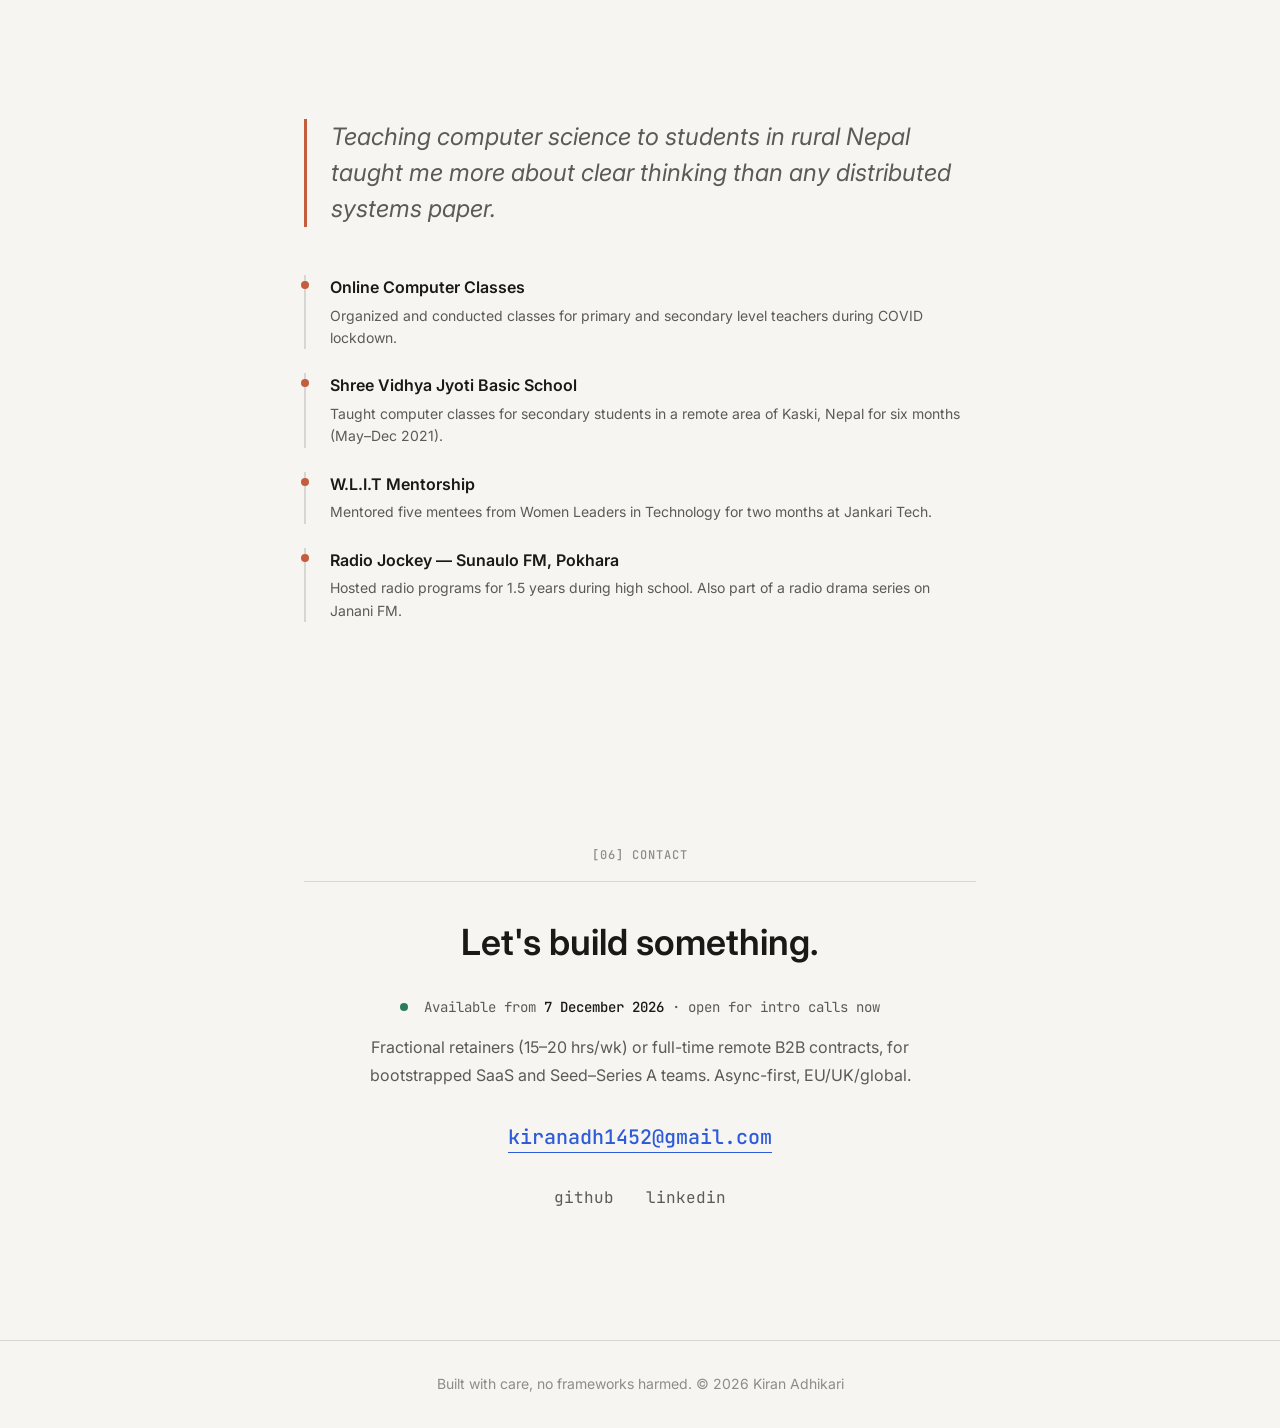
<file: pro/index.html>
<!DOCTYPE html>
<html lang="en">
<head>
  <meta charset="UTF-8">
  <meta name="viewport" content="width=device-width, initial-scale=1.0">
  <title>Kiran Adhikari</title>
  <meta name="robots" content="noindex">
  <link rel="canonical" href="https://kiranadh.com/">
  <meta http-equiv="refresh" content="0; url=/">
  <script>location.replace('/');</script>
</head>
<body>
  <p>This page has moved to <a href="/">kiranadh.com</a>.</p>
</body>
</html>
</file>
<file: css/style.css>
/* ========================================
   DESIGN TOKENS
   ======================================== */

:root {
  /* Color — Light Mode */
  --surface-primary: #F6F5F1;
  --surface-secondary: #EDECEA;
  --surface-elevated: #FFFFFF;
  --text-primary: #1A1918;
  --text-secondary: #5C5A56;
  --text-tertiary: #8F8C87;
  --accent-primary: #2D5BDA;
  --accent-warm: #C45D3E;
  --accent-success: #2A7B5B;
  --border-subtle: #D8D6D2;
  --border-strong: #B0ADA8;

  /* Typography */
  --font-sans: 'Inter', -apple-system, BlinkMacSystemFont, 'Segoe UI', sans-serif;
  --font-mono: 'JetBrains Mono', 'Fira Code', 'Consolas', monospace;

  --type-display: 3.5rem;
  --type-h1: 2.25rem;
  --type-h2: 1.5rem;
  --type-h3: 1.25rem;
  --type-body: 1rem;
  --type-small: 0.875rem;
  --type-label: 0.75rem;
  --type-code: 0.875rem;

  /* Spacing */
  --space-1: 0.25rem;
  --space-2: 0.5rem;
  --space-3: 0.75rem;
  --space-4: 1rem;
  --space-6: 1.5rem;
  --space-8: 2rem;
  --space-12: 3rem;
  --space-16: 4rem;
  --space-24: 6rem;
  --space-32: 8rem;

  /* Layout */
  --content-width: 720px;
  --content-wide: 1080px;

  /* Transitions */
  --ease-out-expo: cubic-bezier(0.16, 1, 0.3, 1);
}

/* Dark Mode */
[data-theme="dark"] {
  --surface-primary: #131211;
  --surface-secondary: #1C1B19;
  --surface-elevated: #242320;
  --text-primary: #E8E6E1;
  --text-secondary: #A09D97;
  --text-tertiary: #6B6862;
  --accent-primary: #5B8AF5;
  --accent-warm: #E07558;
  --accent-success: #3DA87A;
  --border-subtle: #2A2926;
  --border-strong: #3D3B37;
}

/* ========================================
   BASE & RESET
   ======================================== */

*, *::before, *::after {
  margin: 0;
  padding: 0;
  box-sizing: border-box;
}

html {
  scroll-behavior: smooth;
  -webkit-text-size-adjust: 100%;
}

body {
  font-family: var(--font-sans);
  font-size: var(--type-body);
  line-height: 1.6;
  color: var(--text-secondary);
  background-color: var(--surface-primary);
  transition: background-color 300ms, color 300ms;
  -webkit-font-smoothing: antialiased;
  -moz-osx-font-smoothing: grayscale;
}

a {
  color: var(--accent-primary);
  text-decoration: none;
  transition: color 200ms;
}

a:hover {
  color: var(--text-primary);
}

a:focus-visible {
  outline: 2px solid var(--accent-primary);
  outline-offset: 2px;
  border-radius: 2px;
}

ul, ol {
  list-style: none;
}

img {
  max-width: 100%;
  display: block;
}

button {
  font: inherit;
  color: inherit;
  background: none;
  border: none;
  cursor: pointer;
}

/* ========================================
   SCROLL PROGRESS BAR
   ======================================== */

.scroll-progress {
  position: fixed;
  top: 0;
  left: 0;
  height: 2px;
  width: 0%;
  background: var(--accent-primary);
  z-index: 1000;
  transition: none;
}

/* ========================================
   NAVIGATION
   ======================================== */

.nav {
  position: sticky;
  top: 0;
  z-index: 100;
  background: color-mix(in srgb, var(--surface-primary) 80%, transparent);
  backdrop-filter: blur(10px);
  -webkit-backdrop-filter: blur(10px);
  border-bottom: 1px solid var(--border-subtle);
  transition: background-color 300ms, border-color 300ms;
}

.nav__inner {
  max-width: var(--content-wide);
  margin: 0 auto;
  padding: var(--space-4) var(--space-6);
  display: flex;
  align-items: center;
  justify-content: space-between;
  gap: var(--space-6);
}

.nav__home {
  font-family: var(--font-mono);
  font-size: var(--type-small);
  font-weight: 500;
  color: var(--text-primary);
  text-decoration: none;
  white-space: nowrap;
  letter-spacing: -0.01em;
  transition: color 200ms;
}

.nav__home:hover {
  color: var(--accent-primary);
}

.nav__links {
  display: flex;
  align-items: center;
  gap: var(--space-6);
  overflow-x: auto;
  scrollbar-width: none;
  -ms-overflow-style: none;
}

.nav__links::-webkit-scrollbar {
  display: none;
}

.nav__link {
  font-family: var(--font-mono);
  font-size: var(--type-label);
  font-weight: 500;
  letter-spacing: 0.08em;
  text-transform: lowercase;
  color: var(--text-tertiary);
  text-decoration: none;
  white-space: nowrap;
  padding: var(--space-1) 0;
  transition: color 200ms;
}

.nav__link:hover,
.nav__link--active {
  color: var(--text-primary);
}

.theme-toggle {
  flex-shrink: 0;
  width: 36px;
  height: 36px;
  display: flex;
  align-items: center;
  justify-content: center;
  border-radius: 8px;
  color: var(--text-tertiary);
  transition: color 200ms, background-color 200ms;
}

.theme-toggle:hover {
  color: var(--text-primary);
  background: var(--surface-secondary);
}

.theme-toggle svg {
  width: 18px;
  height: 18px;
}

.theme-toggle .icon-sun,
.theme-toggle .icon-moon,
.theme-toggle .icon-system {
  display: none;
}

[data-theme="light"] .theme-toggle .icon-sun { display: block; }
[data-theme="dark"] .theme-toggle .icon-moon { display: block; }
.theme-toggle .icon-system { display: block; }
[data-theme="light"] .theme-toggle .icon-system,
[data-theme="dark"] .theme-toggle .icon-system { display: none; }

/* Mobile dot indicator */
.mobile-progress {
  display: none;
}

@media (max-width: 1023px) {
  .mobile-progress {
    display: flex;
    position: fixed;
    top: 57px;
    left: 0;
    right: 0;
    z-index: 99;
    justify-content: center;
    gap: var(--space-2);
    padding: var(--space-2) 0;
    background: color-mix(in srgb, var(--surface-primary) 80%, transparent);
    backdrop-filter: blur(10px);
    -webkit-backdrop-filter: blur(10px);
  }

  .mobile-progress__dot {
    width: 6px;
    height: 6px;
    border-radius: 50%;
    background: var(--border-subtle);
    transition: background-color 300ms, transform 300ms;
  }

  .mobile-progress__dot--active {
    background: var(--accent-primary);
    transform: scale(1.4);
  }
}

/* ========================================
   LAYOUT
   ======================================== */

.main {
  position: relative;
}

.section {
  max-width: var(--content-width);
  margin: 0 auto;
  padding: var(--space-24) var(--space-6);
}

.section--wide {
  max-width: var(--content-wide);
}

.section-label {
  font-family: var(--font-mono);
  font-size: var(--type-label);
  font-weight: 500;
  letter-spacing: 0.08em;
  text-transform: uppercase;
  color: var(--text-tertiary);
  margin-bottom: var(--space-4);
}

.section-rule {
  border: none;
  height: 1px;
  background: var(--border-subtle);
  margin-bottom: var(--space-8);
  transition: background-color 300ms;
}

/* ========================================
   HERO
   ======================================== */

.hero {
  min-height: 100vh;
  min-height: 100dvh;
  display: flex;
  flex-direction: column;
  justify-content: center;
  position: relative;
  max-width: var(--content-width);
  margin: 0 auto;
  padding: var(--space-24) var(--space-6) var(--space-12);
}

.hero__bg {
  position: fixed;
  inset: 0;
  pointer-events: none;
  background:
    repeating-linear-gradient(
      0deg,
      transparent,
      transparent 39px,
      var(--border-subtle) 39px,
      var(--border-subtle) 40px
    ),
    repeating-linear-gradient(
      90deg,
      transparent,
      transparent 39px,
      var(--border-subtle) 39px,
      var(--border-subtle) 40px
    );
  opacity: 0.03;
  z-index: -1;
}

[data-theme="dark"] .hero__bg {
  opacity: 0.05;
}

.hero__cursor {
  position: absolute;
  inset: 0;
  pointer-events: none;
  opacity: 0;
  transition: opacity 300ms;
  z-index: 0;
}

.hero__content {
  position: relative;
  z-index: 1;
}

.hero__header {
  display: flex;
  align-items: center;
  gap: var(--space-6);
  margin-bottom: var(--space-6);
}

.hero__avatar {
  flex-shrink: 0;
  width: 88px;
  height: 88px;
  border-radius: 50%;
  object-fit: cover;
  background: var(--surface-secondary);
  border: 1px solid var(--border-strong);
  transition: border-color 300ms;
}

.hero__identity {
  min-width: 0;
}

.hero__prompt {
  font-family: var(--font-mono);
  font-size: var(--type-label);
  font-weight: 500;
  letter-spacing: 0.08em;
  color: var(--text-tertiary);
  margin-bottom: var(--space-2);
}

.hero__name {
  font-family: var(--font-sans);
  font-size: var(--type-display);
  font-weight: 600;
  line-height: 1.2;
  letter-spacing: -0.02em;
  color: var(--text-primary);
  margin-bottom: var(--space-2);
  transition: color 300ms;
}

.hero__role {
  font-family: var(--font-mono);
  font-size: var(--type-small);
  font-weight: 500;
  letter-spacing: 0.08em;
  text-transform: uppercase;
  color: var(--accent-primary);
  transition: color 300ms;
}

.hero__tagline {
  font-size: var(--type-h3);
  font-weight: 500;
  color: var(--text-primary);
  margin-bottom: var(--space-4);
  line-height: 1.4;
  transition: color 300ms;
}

.hero__pitch {
  color: var(--text-secondary);
  line-height: 1.7;
  margin-bottom: var(--space-8);
  transition: color 300ms;
}

.availability {
  display: flex;
  align-items: flex-start;
  gap: var(--space-3);
  padding: var(--space-4);
  background: var(--surface-elevated);
  border: 1px solid var(--border-subtle);
  border-radius: 8px;
  margin-bottom: var(--space-6);
  transition: border-color 300ms, background-color 300ms;
}

.availability__dot {
  display: inline-block;
  width: 8px;
  height: 8px;
  border-radius: 50%;
  background: var(--accent-success);
  flex-shrink: 0;
  margin-top: 0.45em;
}

.availability__text {
  font-family: var(--font-mono);
  font-size: var(--type-small);
  line-height: 1.6;
  color: var(--text-secondary);
  transition: color 300ms;
}

.availability__text strong,
.contact__availability strong {
  font-weight: 500;
  color: var(--text-primary);
}

.hero__actions {
  display: flex;
  flex-wrap: wrap;
  align-items: center;
  gap: var(--space-4) var(--space-6);
}

.hero__cta {
  font-family: var(--font-mono);
  font-size: var(--type-small);
  font-weight: 500;
  padding: var(--space-3) var(--space-4);
  color: var(--surface-primary);
  background: var(--accent-primary);
  border: 1px solid var(--accent-primary);
  border-radius: 8px;
  transition: color 200ms, background-color 200ms;
}

.hero__cta:hover {
  color: var(--accent-primary);
  background: transparent;
}

.hero__actions + .hero__meta {
  margin-top: var(--space-8);
}

.hero__secondary {
  font-family: var(--font-mono);
  font-size: var(--type-small);
  color: var(--text-secondary);
}

.hero__meta {
  display: flex;
  flex-wrap: wrap;
  gap: var(--space-6);
}

.hero__meta-item {
  font-family: var(--font-mono);
  font-size: var(--type-small);
  color: var(--text-secondary);
  padding-left: var(--space-3);
  border-left: 3px solid var(--accent-primary);
  transition: color 300ms, border-color 300ms;
}

.hero__scroll-indicator {
  display: flex;
  justify-content: center;
  margin-top: var(--space-16);
}

.hero__scroll-line {
  width: 1px;
  height: 40px;
  background: var(--text-tertiary);
  animation: pulse-line 2s ease-in-out infinite;
}

@keyframes pulse-line {
  0%, 100% { opacity: 0.2; }
  50% { opacity: 0.8; }
}

/* Hero stagger animation */
.hero__content > * {
  opacity: 0;
  transform: translateY(8px);
}

.hero--loaded .hero__content > * {
  opacity: 1;
  transform: translateY(0);
  transition: opacity 300ms var(--ease-out-expo), transform 300ms var(--ease-out-expo);
}

.hero--loaded .hero__content > *:nth-child(1) { transition-delay: 200ms; }
.hero--loaded .hero__content > *:nth-child(2) { transition-delay: 240ms; }
.hero--loaded .hero__content > *:nth-child(3) { transition-delay: 280ms; }
.hero--loaded .hero__content > *:nth-child(4) { transition-delay: 320ms; }
.hero--loaded .hero__content > *:nth-child(5) { transition-delay: 360ms; }
.hero--loaded .hero__content > *:nth-child(6) { transition-delay: 400ms; }
.hero--loaded .hero__content > *:nth-child(7) { transition-delay: 440ms; }
.hero--loaded .hero__content > *:nth-child(8) { transition-delay: 480ms; }

.hero--loaded .hero__scroll-indicator {
  opacity: 1;
  transform: translateY(0);
  transition: opacity 300ms var(--ease-out-expo) 560ms, transform 300ms var(--ease-out-expo) 560ms;
}

.hero__scroll-indicator {
  opacity: 0;
  transform: translateY(8px);
}

/* ========================================
   CASE STUDIES (case cards + testimonial)
   ======================================== */

.section-note {
  font-family: var(--font-mono);
  font-size: var(--type-small);
  color: var(--text-tertiary);
  margin-bottom: var(--space-8);
}

.case-card {
  padding: var(--space-6);
  background: var(--surface-elevated);
  border: 1px solid var(--border-subtle);
  border-radius: 8px;
  margin-bottom: var(--space-6);
  transition: border-color 300ms, background-color 300ms;
}

.case-card:hover {
  border-color: var(--border-strong);
}

.case-card__header {
  display: grid;
  grid-template-columns: auto 1fr;
  column-gap: var(--space-3);
  row-gap: var(--space-2);
  align-items: baseline;
  margin-bottom: var(--space-4);
}

.case-card__index {
  font-family: var(--font-mono);
  font-size: var(--type-label);
  font-weight: 500;
  letter-spacing: 0.08em;
  color: var(--text-tertiary);
}

.case-card__title {
  font-size: var(--type-h3);
  font-weight: 600;
  line-height: 1.3;
  color: var(--text-primary);
  transition: color 300ms;
}

.case-card__badge {
  grid-column: 2;
  justify-self: start;
  font-family: var(--font-mono);
  font-size: var(--type-label);
  font-weight: 500;
  letter-spacing: 0.04em;
  padding: var(--space-1) var(--space-2);
  color: var(--accent-warm);
  border: 1px solid var(--accent-warm);
  border-radius: 4px;
}

.case-card__row {
  display: grid;
  grid-template-columns: 5.5rem 1fr;
  gap: var(--space-4);
  padding: var(--space-3) 0;
  border-top: 1px solid var(--border-subtle);
  transition: border-color 300ms;
}

.case-card__row dt {
  font-family: var(--font-mono);
  font-size: var(--type-label);
  font-weight: 500;
  letter-spacing: 0.08em;
  text-transform: uppercase;
  color: var(--text-tertiary);
  padding-top: 0.35em;
}

.case-card__row dd {
  color: var(--text-secondary);
  line-height: 1.6;
  transition: color 300ms;
}

.case-card__row--outcome dt {
  color: var(--accent-success);
}

.case-card__row--outcome dd {
  color: var(--text-primary);
}

.case-card__tags {
  display: flex;
  flex-wrap: wrap;
  gap: var(--space-2);
  padding-top: var(--space-3);
  border-top: 1px solid var(--border-subtle);
  transition: border-color 300ms;
}

.testimonial {
  margin-top: var(--space-12);
  border-left: 3px solid var(--accent-primary);
  padding-left: var(--space-6);
  transition: border-color 300ms;
}

.testimonial--lead {
  margin-top: 0;
  margin-bottom: var(--space-12);
}

.testimonial__quote {
  font-size: var(--type-h2);
  font-style: italic;
  font-weight: 400;
  line-height: 1.5;
  color: var(--text-primary);
  margin-bottom: var(--space-4);
  transition: color 300ms;
}

.testimonial__source {
  font-family: var(--font-mono);
  font-size: var(--type-small);
  color: var(--text-secondary);
  transition: color 300ms;
}

.testimonial__source strong {
  font-weight: 500;
  color: var(--text-primary);
}

/* ========================================
   EXPERIENCE CARDS
   ======================================== */

.exp-card {
  display: grid;
  grid-template-columns: 30% 1fr;
  gap: var(--space-8);
  padding: var(--space-6) 0;
  border-left: 3px solid transparent;
  padding-left: var(--space-6);
  transition: border-color 300ms;
}

.exp-card:not(:last-child) {
  margin-bottom: var(--space-4);
  border-bottom: 1px solid var(--border-subtle);
  padding-bottom: var(--space-8);
}

.exp-card:hover {
  border-left-color: var(--accent-primary);
}

.exp-card__left {
  font-family: var(--font-mono);
}

.exp-card__company {
  font-size: var(--type-code);
  font-weight: 500;
  color: var(--text-primary);
  transition: color 300ms;
}

.exp-card__location,
.exp-card__date {
  font-size: var(--type-label);
  font-weight: 500;
  letter-spacing: 0.08em;
  text-transform: uppercase;
  color: var(--text-tertiary);
  margin-top: var(--space-1);
  transition: color 300ms;
}

.exp-card__title {
  font-size: var(--type-h3);
  font-weight: 500;
  color: var(--text-primary);
  margin-bottom: var(--space-3);
  line-height: 1.2;
  transition: color 300ms;
}

.exp-card__bullets {
  list-style: none;
}

.exp-card__bullets li {
  position: relative;
  padding-left: var(--space-4);
  margin-bottom: var(--space-2);
  color: var(--text-secondary);
  font-size: var(--type-body);
  line-height: 1.6;
  transition: color 300ms;
}

.exp-card__bullets li::before {
  content: '';
  position: absolute;
  left: 0;
  top: 0.7em;
  width: 4px;
  height: 4px;
  border-radius: 50%;
  background: var(--text-tertiary);
}

/* ========================================
   PROJECT CARDS
   ======================================== */

.projects-grid {
  display: grid;
  grid-template-columns: repeat(2, 1fr);
  gap: var(--space-6);
}

.project-card {
  padding: var(--space-6);
  background: var(--surface-elevated);
  border: 1px solid var(--border-subtle);
  border-radius: 8px;
  transition: border-color 300ms, background-color 300ms, transform 200ms;
  display: flex;
  flex-direction: column;
  gap: var(--space-3);
}

.project-card:hover {
  border-color: var(--border-strong);
  transform: translateY(-2px);
}

.project-card__header {
  display: flex;
  align-items: center;
  justify-content: space-between;
  gap: var(--space-3);
}

.project-card__name {
  font-size: var(--type-h3);
  font-weight: 600;
  color: var(--text-primary);
  transition: color 300ms;
}

.project-card__status {
  width: 8px;
  height: 8px;
  border-radius: 50%;
  flex-shrink: 0;
}

.project-card__status--active {
  background: var(--accent-success);
}

.project-card__status--archived {
  background: #C4960F;
}

[data-theme="dark"] .project-card__status--archived {
  background: #D4A72C;
}

.project-card__desc {
  color: var(--text-secondary);
  font-size: var(--type-body);
  line-height: 1.6;
  transition: color 300ms;
}

.project-card__tags {
  display: flex;
  flex-wrap: wrap;
  gap: var(--space-2);
  margin-top: auto;
}

.tag {
  font-family: var(--font-mono);
  font-size: var(--type-label);
  font-weight: 500;
  letter-spacing: 0.04em;
  padding: var(--space-1) var(--space-2);
  background: var(--surface-secondary);
  color: var(--text-tertiary);
  border-radius: 4px;
  transition: background-color 300ms, color 300ms;
}

.project-card__link {
  display: inline-flex;
  align-items: center;
  gap: var(--space-1);
  font-family: var(--font-mono);
  font-size: var(--type-small);
  color: var(--accent-primary);
  margin-top: var(--space-2);
  transition: color 200ms;
}

.project-card__link:hover {
  color: var(--text-primary);
}

.project-card__link svg {
  width: 14px;
  height: 14px;
}

.project-card__links {
  display: flex;
  align-items: center;
  gap: var(--space-2);
  margin-top: var(--space-2);
}

.project-card__links .project-card__link {
  margin-top: 0;
}

.project-card__link-sep {
  color: var(--text-muted);
  font-family: var(--font-mono);
  font-size: var(--type-small);
  user-select: none;
}

.project-card__link--live {
  color: var(--accent-success);
}

.project-card__link--live:hover {
  color: var(--text-primary);
}

.projects-grid__note {
  grid-column: 1 / -1;
  font-family: var(--font-mono);
  font-size: var(--type-small);
  color: var(--text-tertiary);
  margin-bottom: var(--space-2);
}

/* ========================================
   OPEN SOURCE
   ======================================== */

.oss-card {
  padding: var(--space-6);
  border: 1px solid var(--border-subtle);
  border-radius: 8px;
  transition: border-color 300ms, background-color 300ms;
}

.oss-card:not(:last-child) {
  margin-bottom: var(--space-4);
}

.oss-card:hover {
  border-color: var(--border-strong);
}

.oss-card__name {
  font-size: var(--type-h3);
  font-weight: 600;
  color: var(--text-primary);
  margin-bottom: var(--space-2);
  transition: color 300ms;
}

.oss-card__desc {
  color: var(--text-secondary);
  line-height: 1.6;
  margin-bottom: var(--space-3);
  transition: color 300ms;
}

.oss-card__links {
  display: flex;
  flex-wrap: wrap;
  gap: var(--space-4);
}

.oss-card__link {
  font-family: var(--font-mono);
  font-size: var(--type-small);
  color: var(--accent-primary);
  transition: color 200ms;
}

.oss-card__link:hover {
  color: var(--text-primary);
}

/* ========================================
   COMMUNITY
   ======================================== */

.community-quote {
  font-size: var(--type-h2);
  font-style: italic;
  font-weight: 400;
  color: var(--text-secondary);
  line-height: 1.5;
  border-left: 3px solid var(--accent-warm);
  padding-left: var(--space-6);
  margin-bottom: var(--space-12);
  transition: color 300ms, border-color 300ms;
}

.timeline {
  display: flex;
  flex-direction: column;
  gap: var(--space-6);
}

.timeline__item {
  padding-left: var(--space-6);
  border-left: 2px solid var(--border-subtle);
  position: relative;
  transition: border-color 300ms;
}

.timeline__item::before {
  content: '';
  position: absolute;
  left: -5px;
  top: 6px;
  width: 8px;
  height: 8px;
  border-radius: 50%;
  background: var(--accent-warm);
}

.timeline__title {
  font-size: var(--type-body);
  font-weight: 600;
  color: var(--text-primary);
  margin-bottom: var(--space-1);
  transition: color 300ms;
}

.timeline__desc {
  color: var(--text-secondary);
  font-size: var(--type-small);
  line-height: 1.6;
  transition: color 300ms;
}

/* ========================================
   CONTACT
   ======================================== */

.contact {
  text-align: center;
  padding-top: var(--space-32);
  padding-bottom: var(--space-32);
}

.contact__heading {
  font-size: var(--type-h1);
  font-weight: 600;
  color: var(--text-primary);
  margin-bottom: var(--space-6);
  transition: color 300ms;
}

.contact__availability {
  font-family: var(--font-mono);
  font-size: var(--type-small);
  color: var(--text-secondary);
  margin-bottom: var(--space-4);
}

.contact__availability .availability__dot {
  margin: 0 var(--space-2) 0 0;
  vertical-align: 0.05em;
}

.contact__terms {
  max-width: 34rem;
  margin: 0 auto var(--space-8);
  color: var(--text-secondary);
  line-height: 1.7;
  transition: color 300ms;
}

.contact__email-wrap {
  margin-bottom: var(--space-8);
}

.contact__email {
  font-family: var(--font-mono);
  font-size: var(--type-h3);
  font-weight: 500;
  color: var(--accent-primary);
  border-bottom: 1px solid currentColor;
  padding-bottom: 2px;
  overflow-wrap: anywhere;
}

.contact__links {
  display: flex;
  justify-content: center;
  gap: var(--space-8);
}

.contact__link {
  font-family: var(--font-mono);
  font-size: var(--type-body);
  color: var(--text-secondary);
  position: relative;
  padding-bottom: 2px;
  transition: color 200ms;
}

.contact__link::after {
  content: '';
  position: absolute;
  bottom: 0;
  left: 0;
  width: 0;
  height: 1px;
  background: var(--accent-primary);
  transition: width 300ms var(--ease-out-expo);
}

.contact__link:hover {
  color: var(--text-primary);
}

.contact__link:hover::after {
  width: 100%;
}

/* ========================================
   FOOTER
   ======================================== */

.footer {
  text-align: center;
  padding: var(--space-8) var(--space-6);
  border-top: 1px solid var(--border-subtle);
  transition: border-color 300ms;
}

.footer__text {
  font-size: var(--type-small);
  color: var(--text-tertiary);
  transition: color 300ms;
}

/* ========================================
   COMMIT GRAPH SIDEBAR (Desktop)
   ======================================== */

.commit-graph {
  position: fixed;
  left: 60px;
  top: 0;
  height: 100vh;
  z-index: 50;
  pointer-events: none;
}

.commit-graph svg {
  height: 100%;
}

.commit-graph__dot {
  pointer-events: all;
  cursor: pointer;
  transition: fill 300ms, stroke 300ms;
}

@media (max-width: 1023px) {
  .commit-graph {
    display: none;
  }
}

@media (max-width: 1200px) and (min-width: 1024px) {
  .commit-graph {
    left: 20px;
  }
}

/* ========================================
   SCROLL REVEAL
   ======================================== */

.reveal {
  opacity: 0;
  transform: translateY(8px);
  transition: opacity 300ms var(--ease-out-expo), transform 300ms var(--ease-out-expo);
}

.reveal--visible {
  opacity: 1;
  transform: translateY(0);
}

/* ========================================
   REDUCED MOTION
   ======================================== */

@media (prefers-reduced-motion: reduce) {
  *, *::before, *::after {
    animation-duration: 0.01ms !important;
    animation-iteration-count: 1 !important;
    transition-duration: 0.01ms !important;
  }

  html {
    scroll-behavior: auto;
  }

  .reveal {
    opacity: 1;
    transform: none;
  }

  .hero__content > * {
    opacity: 1;
    transform: none;
  }

  .hero__scroll-indicator {
    opacity: 1;
    transform: none;
  }

  .hero__cursor {
    display: none;
  }
}

/* ========================================
   RESPONSIVE
   ======================================== */

@media (max-width: 768px) {
  :root {
    --type-display: 2.5rem;
    --type-h1: 1.75rem;
    --type-h2: 1.25rem;
    --type-h3: 1.125rem;
  }

  .nav__inner {
    padding: var(--space-3) var(--space-4);
  }

  .section {
    padding: var(--space-16) var(--space-4);
  }

  .hero {
    padding: var(--space-16) var(--space-4) var(--space-8);
  }

  .hero__meta {
    flex-direction: column;
    gap: var(--space-3);
  }

  .hero__header {
    gap: var(--space-4);
  }

  .hero__avatar {
    width: 64px;
    height: 64px;
  }

  .exp-card {
    grid-template-columns: 1fr;
    gap: var(--space-3);
    padding-left: var(--space-4);
  }

  .case-card {
    padding: var(--space-4);
  }

  .case-card__row {
    grid-template-columns: 1fr;
    gap: var(--space-1);
  }

  .case-card__row dt {
    padding-top: 0;
  }

  .testimonial {
    padding-left: var(--space-4);
  }

  .hero__cta {
    width: 100%;
    text-align: center;
  }

  .projects-grid {
    grid-template-columns: 1fr;
  }

  .contact__links {
    flex-direction: column;
    gap: var(--space-4);
  }
}

@media (max-width: 480px) {
  :root {
    --type-display: 2rem;
  }

  .nav__links {
    gap: var(--space-4);
  }
}
</file>
